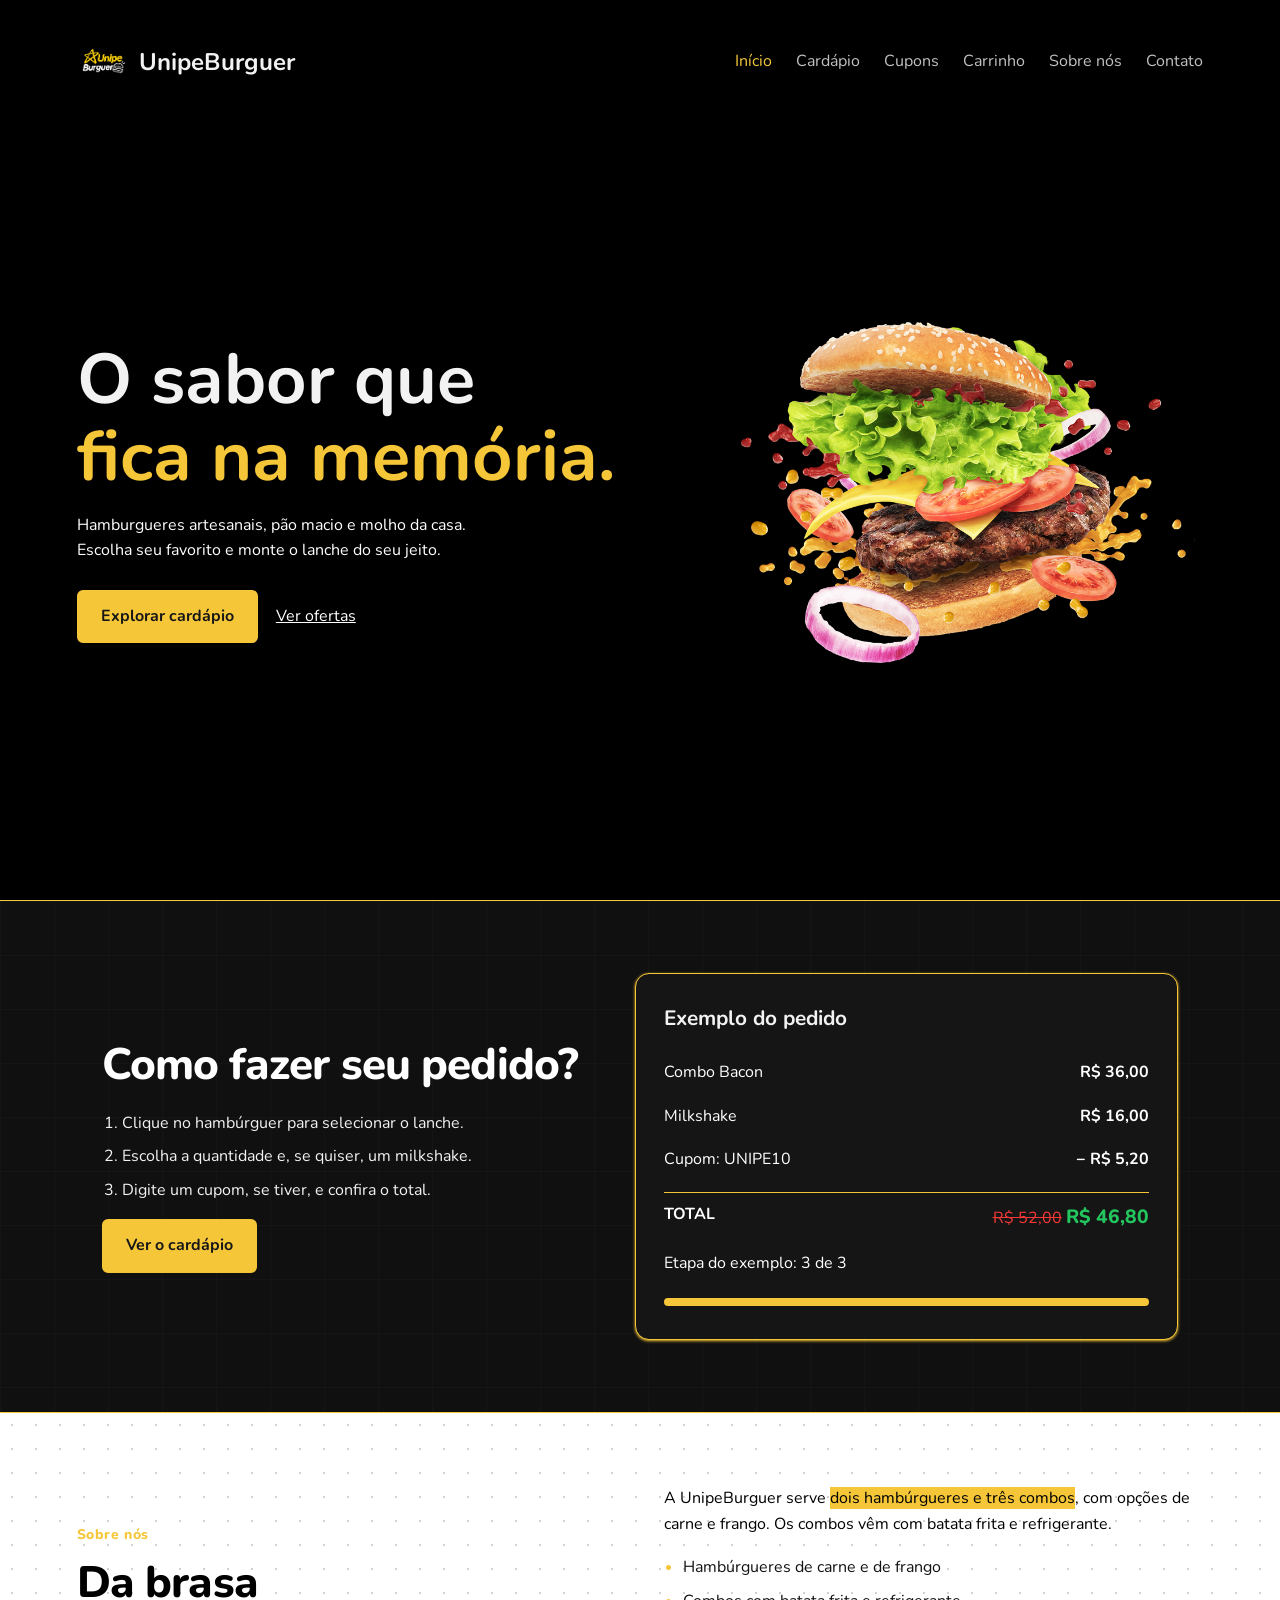
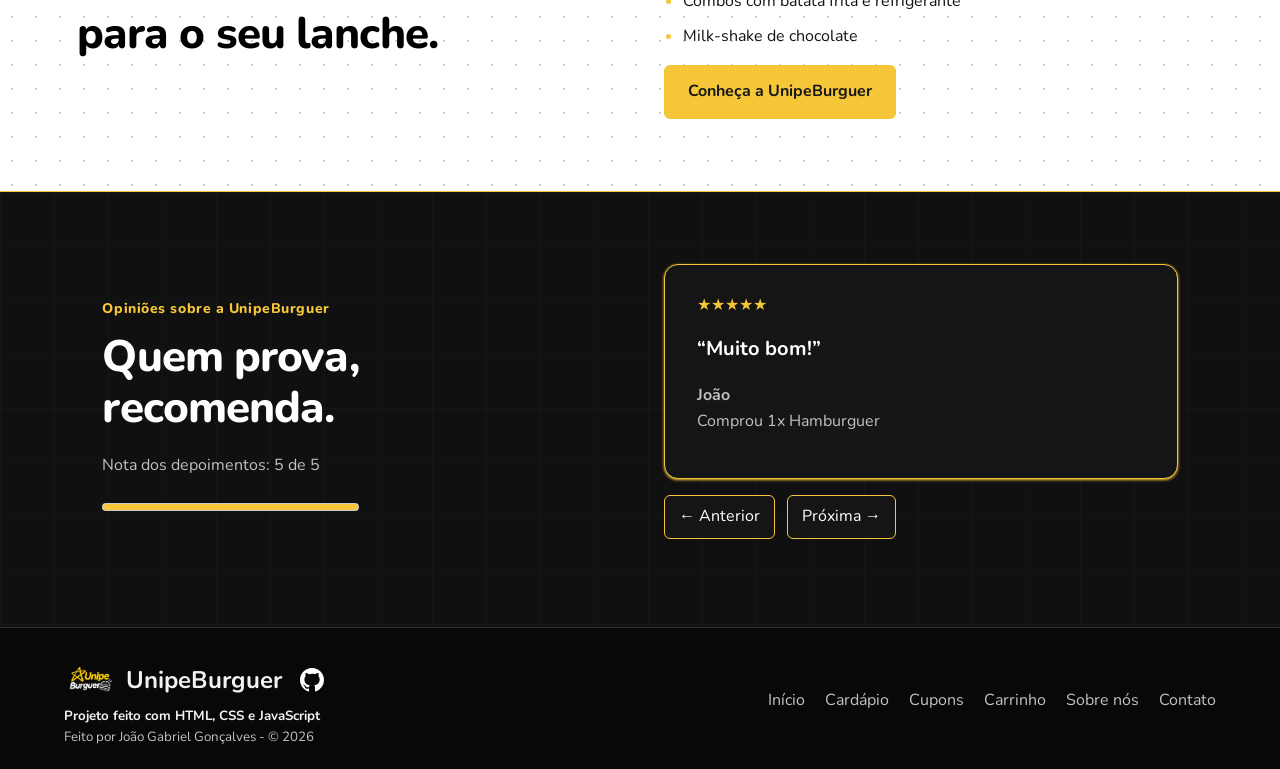
<file: index.html>
<!DOCTYPE html>
<html lang="pt-BR">
    <head>
        <meta charset="UTF-8">
        <meta name="viewport" content="width=device-width, initial-scale=1.0">
        <meta name="author" content="João Gabriel">
        <title>Início</title>
        <link rel="stylesheet" href="css/comum.css">
        <link rel="stylesheet" href="css/inicio.css">
        <link rel="icon" type="image/x-icon" href="img/icone.png">
    </head>

    <body class="header-total">
        <video class="video-fundo" src="video/preparo.mp4" autoplay muted loop playsinline aria-hidden="true"></video>

        <header class="header">
            <a class="logo" href="/">
                <img src="img/logo.png" alt="UnipeBurguer" width="52" height="52">
                UnipeBurguer
            </a>
            <nav class="Menu">
                <a href="/" class="atual">Início</a>
                <a href="/cardapio/">Cardápio</a>
                <a href="/cupons/">Cupons</a>
                <a href="/carrinho/">Carrinho</a>
                <a href="/sobrenos/">Sobre nós</a>
                <a href="/contato/">Contato</a>
            </nav>
        </header>

        <main class="pagina-inicial">
            <section class="destaque">
                <header class="titulo">
                    <h1>O sabor que<br><strong>fica na memória.</strong></h1>
                    <p>Hamburgueres artesanais, pão macio e molho da casa. Escolha seu favorito e monte o lanche do seu jeito.</p>
                    <div class="acoes-destaque">
                        <a class="botao" href="/cardapio/">Explorar cardápio</a>
                        <a class="cupom" href="/cupons/">Ver ofertas</a>
                    </div>
                </header>

                <figure class="hamburguer-destaque">
                        <img src="img/hamburguer_inicial.png" alt="Hambúrguer-inicial">
                </figure>
            </section>

            <section class="como-pedir" id="como-pedir">
                <header>
                    <h2 class="titulo-pedido" id="titulo-pedido">Como fazer seu pedido?</h2>
                    <ol>
                        <li>Clique no hambúrguer para selecionar o lanche.</li>
                        <li>Escolha a quantidade e, se quiser, um milkshake.</li>
                        <li>Digite um cupom, se tiver, e confira o total.</li>
                    </ol>
                    <a class="botao" href="/cardapio/">Ver o cardápio</a>
                </header>

                <article class="previa-pedido">
                    <h3>Exemplo do pedido</h3>
                    <p>Combo Bacon <strong>R$ 36,00</strong></p>
                    <p>Milkshake <strong>R$ 16,00</strong></p>
                    <p>Cupom: UNIPE10 <strong>− R$ 5,20</strong></p>
                    <p class="valor-previa">TOTAL <strong><del>R$ 52,00</del> <ins>R$ 46,80</ins></strong></p>
                    <p>Etapa do exemplo: 3 de 3</p>
                    <progress value="3" max="3">3 de 3</progress>
                </article>

            </section>

            <section class="sobre-nos">
                <header>
                    <p class="sobre">Sobre nós</p>
                    <h2>Da brasa<br>para o seu lanche.</h2>
                </header>

                <article>
                    <p>A UnipeBurguer serve <mark>dois hambúrgueres e três combos</mark>, com opções de carne e frango. Os combos vêm com batata frita e refrigerante.</p>
                    <ul>
                        <li>Hambúrgueres de carne e de frango</li>
                        <li>Combos com batata frita e refrigerante</li>
                        <li>Milk-shake de chocolate</li>
                    </ul>
                    
                    <a class="botao" href="/sobrenos/">Conheça a UnipeBurguer</a>
                </article>
            </section>

            <section class="avaliacoes">
                <div class="titulo-avaliacoes">
                    <p class="opiniao">Opiniões sobre a UnipeBurguer</p>
                    <h2>Quem prova,<br><strong>recomenda.</strong></h2>
                    <p>Nota dos depoimentos: 5 de 5</p>
                    <meter min="0" max="5" value="5">5 de 5</meter>
                </div>
                <section class="depoimentos">
                    <article class="avaliacao">
                        <p class="estrelas" aria-label="5 de 5 estrelas">★★★★★</p>
                        <blockquote>“Muito bom!”</blockquote>
                        <p><strong>João</strong><br>Comprou 1x Hamburguer</p>
                    </article>
                    <article class="avaliacao">
                        <p class="estrelas" aria-label="5 de 5 estrelas">★★★★★</p>
                        <blockquote>“10000000/10”</blockquote>
                        <p><strong>Eryck</strong><br>Comprou 1x Combo</p>
                    </article>
                    <article class="avaliacao">
                        <p class="estrelas" aria-label="5 de 5 estrelas">★★★★★</p>
                        <blockquote>“O melhor que ta tendo”</blockquote>
                        <p><strong>Israel</strong><br>Comprou 1x Milkshake</p>
                    </article>
                    <p class="setas">
                        <button id="avaliacao-anterior" type="button">← Anterior</button>
                        <button id="proxima-avaliacao" type="button">Próxima →</button>
                    </p>
                </section>
            </section>
        </main>

        <footer class="rodape">
            <div class="marca-rodape">
                <div class="marca-rodape-topo">
                    <a class="logo" href="/">
                        <img src="img/logo.png" alt="" width="52" height="52">
                        UnipeBurguer
                    </a>
                    <a class="link-github" href="https://github.com/Kamazn">
                        <img src="img/github.svg" alt="Perfil de Kamazn no GitHub" width="24" height="24">
                    </a>
                </div>
                <small>
                    <strong>Projeto feito com HTML, CSS e JavaScript</strong><br>
                    Feito por João Gabriel Gonçalves - © 2026
                </small>
            </div>
            <nav class="mapa-site" aria-label="Todas as páginas">
                <a href="/">Início</a>
                <a href="/cardapio/">Cardápio</a>
                <a href="/cupons/">Cupons</a>
                <a href="/carrinho/">Carrinho</a>
                <a href="/sobrenos/">Sobre nós</a>
                <a href="/contato/">Contato</a>
            </nav>
        </footer>

        <script src="js/avaliacoes.js"></script>
    </body>
</html>
</file>
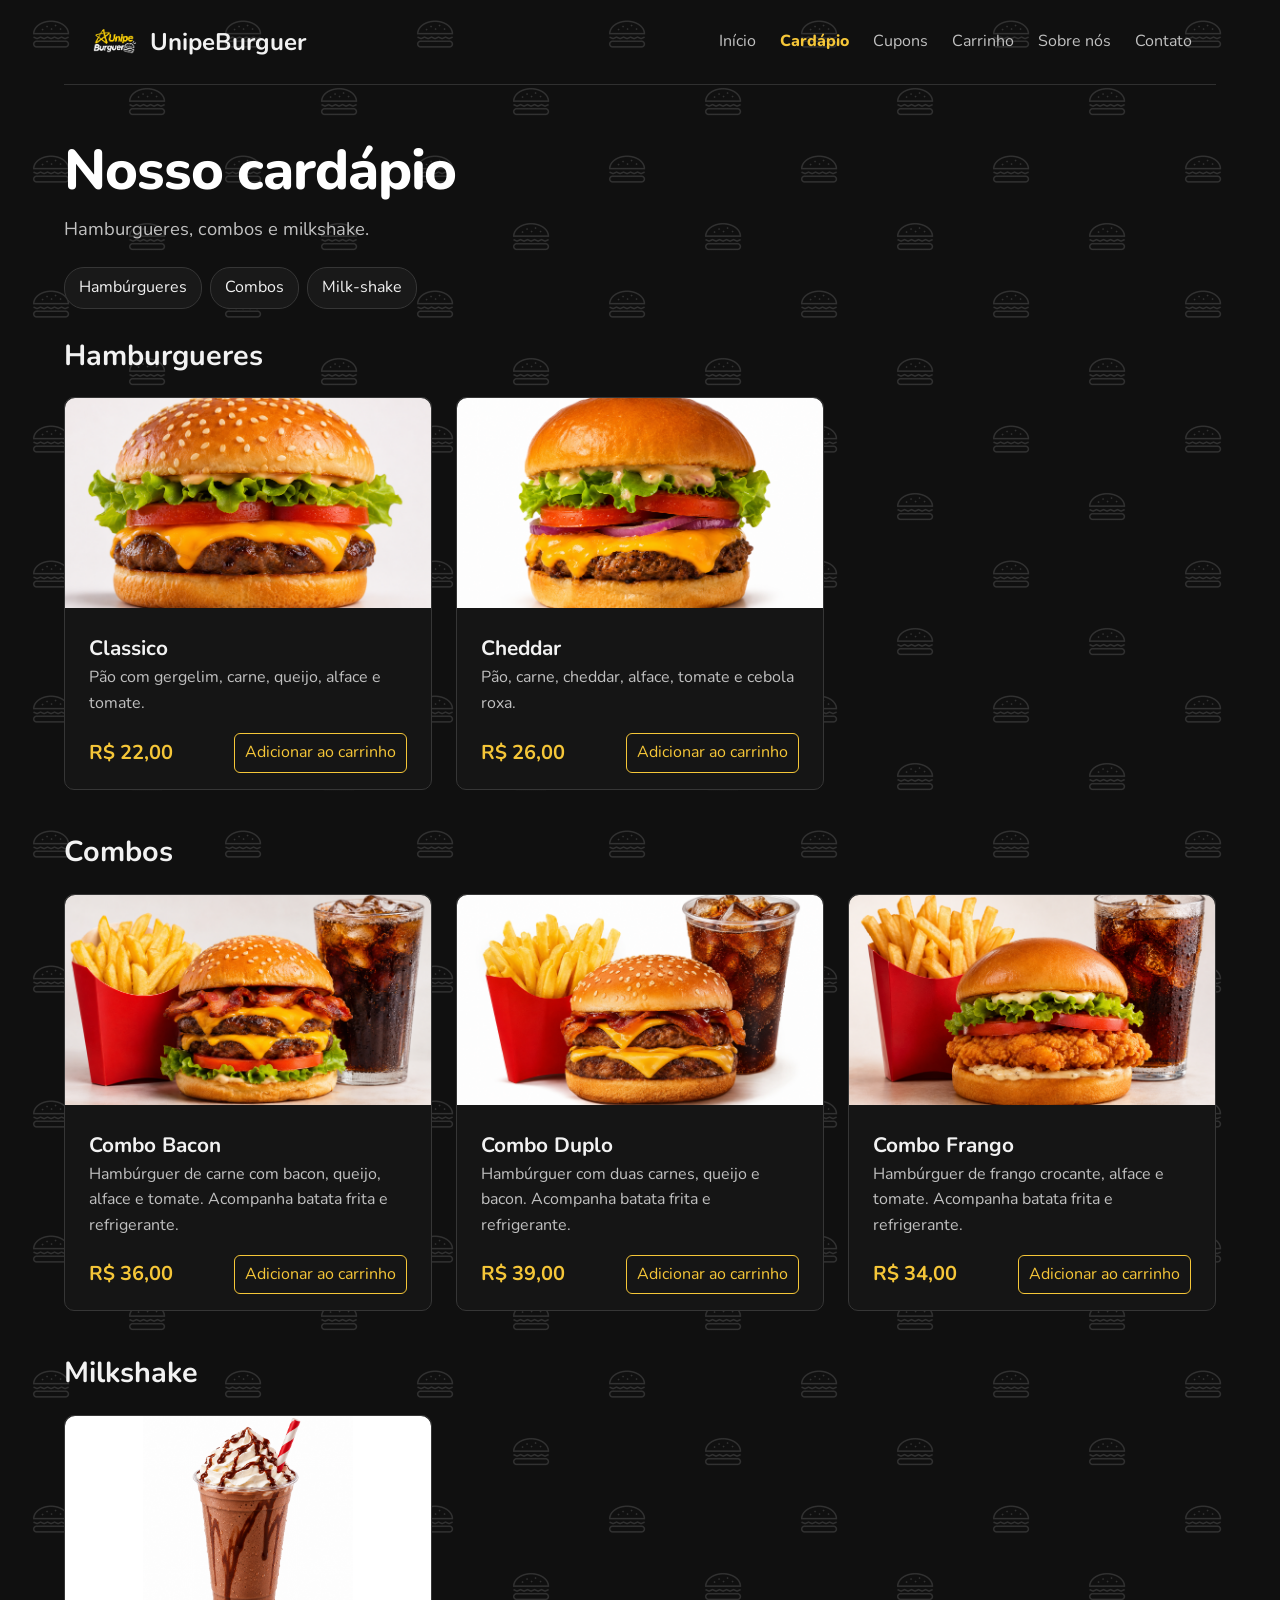
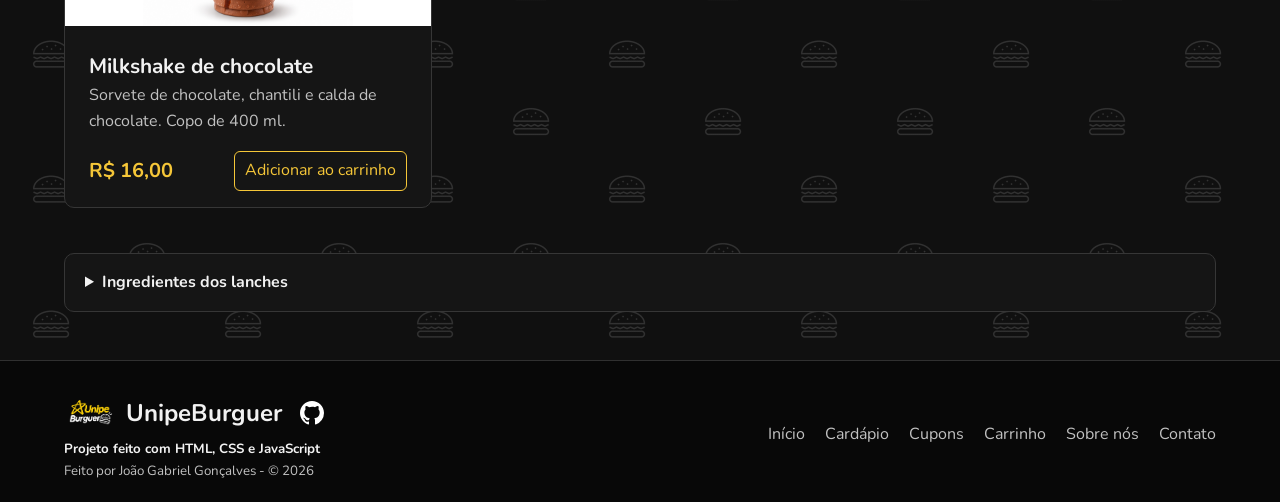
<file: cardapio/index.html>
<!DOCTYPE html>
<html lang="pt-BR">
    <head>
        <meta charset="UTF-8">
        <meta name="viewport" content="width=device-width, initial-scale=1.0">
        <meta name="author" content="João Gabriel">
        <title>Cardapio</title>
        <link rel="stylesheet" href="../css/comum.css">
        <link rel="stylesheet" href="../css/cardapio.css">
        <link rel="icon" href="../img/icone.png">
    </head>

    <body>
        <header class="header">
            <a class="logo" href="/">
                <img src="../img/logo.png" alt="UnipeBurguer" width="52" height="52">
                UnipeBurguer
            </a>
            <nav class="Menu">
                <a href="/">Início</a>
                <a href="/cardapio/" class="atual">Cardápio</a>
                <a href="/cupons/">Cupons</a>
                <a href="/carrinho/">Carrinho</a>
                <a href="/sobrenos/">Sobre nós</a>
                <a href="/contato/">Contato</a>
            </nav>
        </header>

        <main>
            <section class="titulo-pagina">
                <h1>Nosso cardápio</h1>
                <p>Hamburgueres, combos e milkshake.</p>
                <nav class="categorias" aria-label="Categorias do cardápio">
                    <a href="#hamburgueres">Hambúrgueres</a>
                    <a href="#combos">Combos</a>
                    <a href="#milkshake">Milk-shake</a>
                </nav>
            </section>
            <section class="secao-cardapio" id="hamburgueres">
                <h2>Hamburgueres</h2>
                <article class="produto">
                    <figure class="foto-produto">
                        <img src="../img/hamburguer1.png" alt="Classico">
                    </figure>
                    <h3>Classico</h3>
                    <p>Pão com gergelim, carne, queijo, alface e tomate.</p>
                    <p class="produto-preco">
                        <strong>R$ 22,00</strong>
                        <button class="adicionar-produto" type="button" data-codigo="hamburguer-22" data-preco="22">Adicionar ao carrinho</button>
                    </p>
                    <small role="status"></small>
                </article>
                <article class="produto">
                    <figure class="foto-produto">
                        <img src="../img/hamburguer2.png" alt="Cheddar">
                    </figure>
                    <h3>Cheddar</h3>
                    <p>Pão, carne, cheddar, alface, tomate e cebola roxa.</p>
                    <p class="produto-preco">
                        <strong>R$ 26,00</strong>
                        <button class="adicionar-produto" type="button" data-codigo="hamburguer-26" data-preco="26">Adicionar ao carrinho</button>
                    </p>
                    <small role="status"></small>
                </article>
            </section>

            <section class="secao-cardapio" id="combos">
                <h2>Combos</h2>
                <article class="produto">
                    <figure class="foto-produto">
                        <img src="../img/combo1.png" alt="Combo Bacon">
                    </figure>
                    <h3>Combo Bacon</h3>
                    <p>Hambúrguer de carne com bacon, queijo, alface e tomate. Acompanha batata frita e refrigerante.</p>
                    <p class="produto-preco">
                        <strong>R$ 36,00</strong>
                        <button class="adicionar-produto" type="button" data-codigo="hamburguer-36" data-preco="36">Adicionar ao carrinho</button>
                    </p>
                    <small role="status"></small>
                </article>
                <article class="produto">
                    <figure class="foto-produto">
                        <img src="../img/combo2.png" alt="Combo Duplo">
                    </figure>
                    <h3>Combo Duplo</h3>
                    <p>Hambúrguer com duas carnes, queijo e bacon. Acompanha batata frita e refrigerante.</p>
                    <p class="produto-preco">
                        <strong>R$ 39,00</strong>
                        <button class="adicionar-produto" type="button" data-codigo="hamburguer-39" data-preco="39">Adicionar ao carrinho</button>
                    </p>
                    <small role="status"></small>
                </article>
                <article class="produto">
                    <figure class="foto-produto">
                        <img src="../img/combo3.png" alt="Combo Frango">
                    </figure>
                    <h3>Combo Frango</h3>
                    <p>Hambúrguer de frango crocante, alface e tomate. Acompanha batata frita e refrigerante.</p>
                    <p class="produto-preco">
                        <strong>R$ 34,00</strong>
                        <button class="adicionar-produto" type="button" data-codigo="hamburguer-34" data-preco="34">Adicionar ao carrinho</button>
                    </p>
                    <small role="status"></small>
                </article>
            </section>

            <section class="secao-cardapio" id="milkshake">
                <h2>Milkshake</h2>
                <article class="produto">
                    <figure class="foto-produto">
                        <img src="../img/milkshake.png" alt="Milkshake">
                    </figure>
                    <h3>Milkshake de chocolate</h3>
                    <p>Sorvete de chocolate, chantili e calda de chocolate. Copo de 400 ml.</p>
                    <p class="produto-preco">
                        <strong>R$ 16,00</strong>
                        <button class="adicionar-produto" type="button" data-codigo="milkshake-16" data-preco="16">Adicionar ao carrinho</button>
                    </p>
                    <small role="status"></small>
                </article>
            </section>

            <details class="ingredientes">
                <summary>Ingredientes dos lanches</summary>
                <div class="tabela-rolagem" tabindex="0" role="region" aria-label="Tabela de ingredientes">
                    <table>
                        <caption>Hamburgueres e combos</caption>
                        <thead>
                            <tr>
                                <th scope="col">Lanche</th>
                                <th scope="col">Recheio</th>
                                <th scope="col">Complementos</th>
                            </tr>
                        </thead>
                        <tbody>
                            <tr>
                                <td>Clássico</td>
                                <td>Carne e queijo</td>
                                <td>Alface e tomate</td>
                            </tr>
                            <tr>
                                <td>Cheddar</td>
                                <td>Carne e cheddar</td>
                                <td>Alface, tomate e cebola roxa</td>
                            </tr>
                            <tr>
                                <td>Combo Bacon</td>
                                <td>Carne, bacon, queijo, alface e tomate</td>
                                <td>Batata frita e refrigerante</td>
                            </tr>
                            <tr>
                                <td>Combo Duplo</td>
                                <td>Duas carnes, queijo e bacon</td>
                                <td>Batata frita e refrigerante</td>
                            </tr>
                            <tr>
                                <td>Combo Frango</td>
                                <td>Frango crocante, alface e tomate</td>
                                <td>Batata frita e refrigerante</td>
                            </tr>
                            <tr>
                                <td>Milkshake de chocolate</td>
                                <td>Sorvete de chocolate</td>
                                <td>Chantili e calda</td>
                            </tr>
                        </tbody>
                    </table>
                </div>
            </details>
        </main>
        <footer class="rodape">
            <div class="marca-rodape">
                <div class="marca-rodape-topo">
                    <a class="logo" href="/">
                        <img src="../img/logo.png" alt="" width="52" height="52">
                        UnipeBurguer
                    </a>
                    <a class="link-github" href="https://github.com/Kamazn">
                        <img src="../img/github.svg" alt="Perfil de Kamazn no GitHub" width="24" height="24">
                    </a>
                </div>
                <small>
                    <strong>Projeto feito com HTML, CSS e JavaScript</strong><br>
                    Feito por João Gabriel Gonçalves - © 2026
                </small>
            </div>
            <nav class="mapa-site" aria-label="Todas as páginas">
                <a href="/">Início</a>
                <a href="/cardapio/">Cardápio</a>
                <a href="/cupons/">Cupons</a>
                <a href="/carrinho/">Carrinho</a>
                <a href="/sobrenos/">Sobre nós</a>
                <a href="/contato/">Contato</a>
            </nav>
        </footer>
        <script src="../js/pedido.js"></script>
    </body>
</html>
</file>
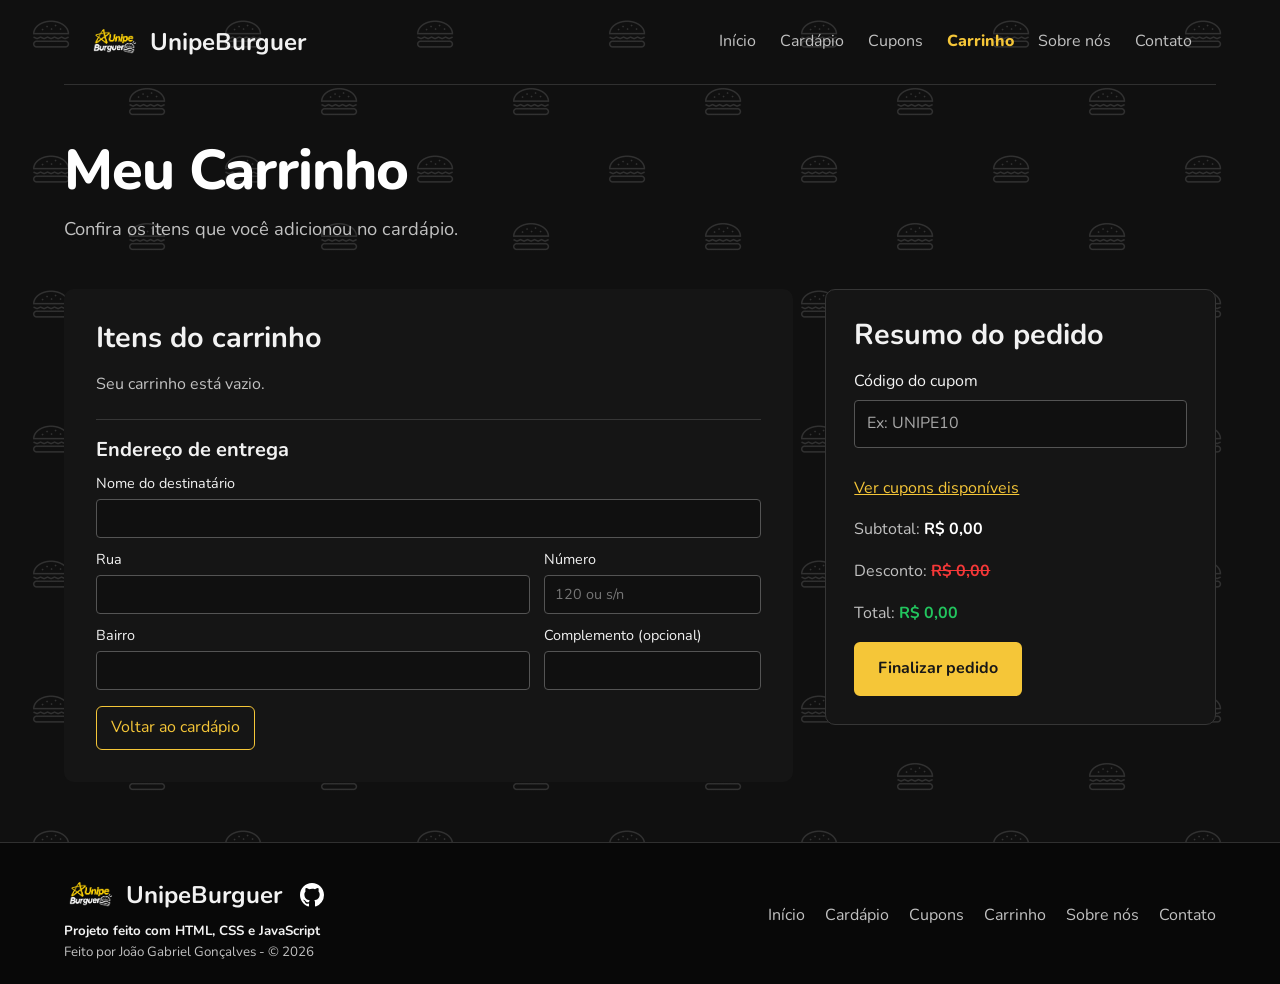
<file: carrinho/index.html>
<!DOCTYPE html>
<html lang="pt-BR">
    <head>
        <meta charset="UTF-8">
        <meta name="viewport" content="width=device-width, initial-scale=1.0">
        <meta name="author" content="João Gabriel">
        <title>Carrinho</title>
        <link rel="stylesheet" href="../css/comum.css">
        <link rel="stylesheet" href="../css/pedido.css">
        <link rel="icon" href="../img/icone.png">
    </head>

    <body>
        <header class="header">
            <a class="logo" href="/">
                <img src="../img/logo.png" alt="UnipeBurguer" width="52" height="52">
                UnipeBurguer
            </a>
            <nav class="Menu">
                <a href="/">Início</a>
                <a href="/cardapio/">Cardápio</a>
                <a href="/cupons/">Cupons</a>
                <a href="/carrinho/" class="atual">Carrinho</a>
                <a href="/sobrenos/">Sobre nós</a>
                <a href="/contato/">Contato</a>
            </nav>
        </header>

        <main>
            <section class="titulo-pagina">
                <h1>Meu Carrinho</h1>
                <p>Confira os itens que você adicionou no cardápio.</p>
            </section>
            <div class="area-pedido">
                <section class="formulario">
                    <h2>Itens do carrinho</h2>
                    <p id="carrinho-vazio">Seu carrinho está vazio.</p>
                    <ul id="itens-carrinho"></ul>
                    <template id="modelo-produto">
                        <li class="item-carrinho">
                            <img class="foto-carrinho" alt="">
                            <div class="dados-carrinho">
                                <h3></h3>
                                <p></p>
                                <div class="controles-carrinho">
                                    <button type="button" data-acao="diminuir" aria-label="Diminuir">−</button>
                                    <span></span>
                                    <button type="button" data-acao="aumentar" aria-label="Aumentar">+</button>
                                    <button type="button" data-acao="remover" aria-label="Remover">Remover</button>
                                </div>
                            </div>
                        </li>
                    </template>
                    <form id="formulario-entrega" class="formulario-entrega">
                        <h2>Endereço de entrega</h2>
                        <label class="campo-largo" for="nome-entrega">
                            Nome do destinatário
                            <input type="text" id="nome-entrega" autocomplete="name" required>
                        </label>
                        <label for="rua">
                            Rua
                            <input type="text" id="rua" autocomplete="address-line1" required>
                        </label>
                        <label for="numero">
                            Número
                            <input type="text" id="numero" placeholder="120 ou s/n" required>
                        </label>
                        <label for="bairro">
                            Bairro
                            <input type="text" id="bairro" required>
                        </label>
                        <label for="complemento">
                            Complemento (opcional)
                            <input type="text" id="complemento" autocomplete="address-line2">
                        </label>
                    </form>
                    <a class="voltar-cardapio" href="/cardapio/">Voltar ao cardápio</a>
                </section>
                <section class="resumo">
                    <h2>Resumo do pedido</h2>
                    <label for="cupom">Código do cupom</label>
                    <input type="text" id="cupom" placeholder="Ex: UNIPE10">
                    <p id="mensagem-pedido" role="status"></p>
                    <p><a href="/cupons/">Ver cupons disponíveis</a></p>
                    <p>Subtotal: <strong id="subtotal">R$ 0,00</strong></p>
                    <p>Desconto: <strong id="desconto">R$ 0,00</strong></p>
                    <p>Total: <strong id="total">R$ 0,00</strong></p>
                    <button class="botao" type="submit" form="formulario-entrega" id="finalizar-pedido" disabled>Finalizar pedido</button>
                </section>
            </div>
        </main>
        <footer class="rodape">
            <div class="marca-rodape">
                <div class="marca-rodape-topo">
                    <a class="logo" href="/">
                        <img src="../img/logo.png" alt="" width="52" height="52">
                        UnipeBurguer
                    </a>
                    <a class="link-github" href="https://github.com/Kamazn">
                        <img src="../img/github.svg" alt="Perfil de Kamazn no GitHub" width="24" height="24">
                    </a>
                </div>
                <small>
                    <strong>Projeto feito com HTML, CSS e JavaScript</strong><br>
                    Feito por João Gabriel Gonçalves - © 2026
                </small>
            </div>
            <nav class="mapa-site" aria-label="Todas as páginas">
                <a href="/">Início</a>
                <a href="/cardapio/">Cardápio</a>
                <a href="/cupons/">Cupons</a>
                <a href="/carrinho/">Carrinho</a>
                <a href="/sobrenos/">Sobre nós</a>
                <a href="/contato/">Contato</a>
            </nav>
        </footer>
        <dialog class="janela-confirmacao" id="pedido-concluido">
            <h2>Pedido concluído</h2>
            <p id="resumo-confirmacao"></p>
            <a class="botao" href="/">Continuar</a>
        </dialog>

        <script src="../js/pedido.js"></script>
    </body>
</html>
</file>
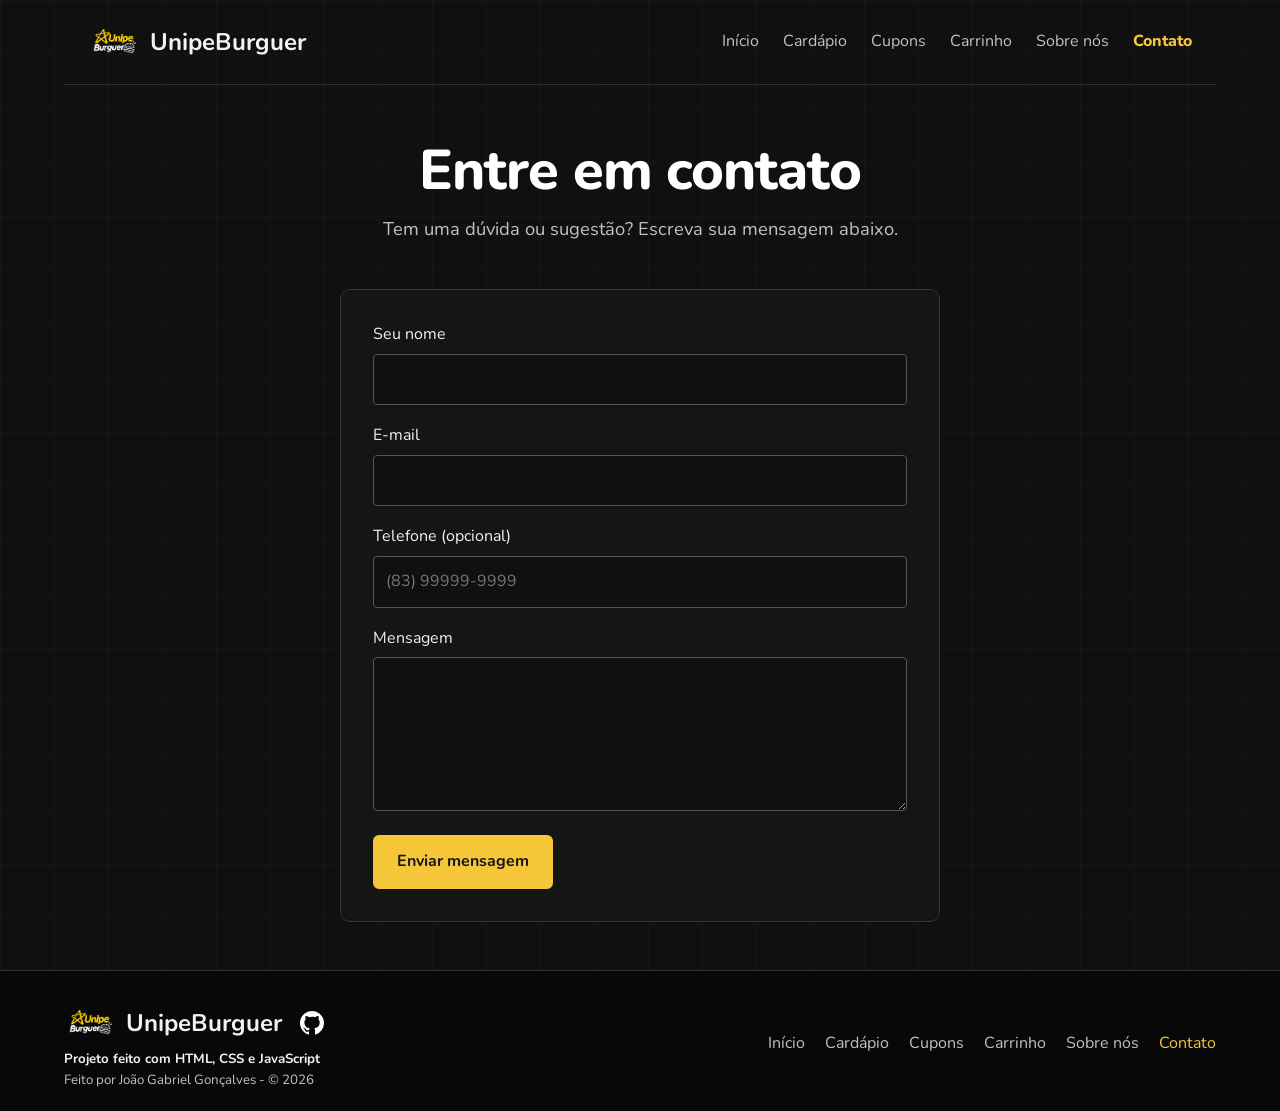
<file: contato/index.html>
<!DOCTYPE html>
<html lang="pt-BR">
    <head>
        <meta charset="UTF-8">
        <meta name="viewport" content="width=device-width, initial-scale=1.0">
        <meta name="author" content="João Gabriel">
        <title>Contato</title>
        <link rel="stylesheet" href="../css/comum.css">
        <link rel="stylesheet" href="../css/pedido.css">
        <link rel="icon" href="../img/icone.png">
    </head>

    <body class="pagina-contato">
        <header class="header">
            <a class="logo" href="/">
                <img src="../img/logo.png" alt="UnipeBurguer" width="52" height="52">
                UnipeBurguer
            </a>
            <nav class="Menu">
                <a href="/">Início</a>
                <a href="/cardapio/">Cardápio</a>
                <a href="/cupons/">Cupons</a>
                <a href="/carrinho/">Carrinho</a>
                <a href="/sobrenos/">Sobre nós</a>
                <a href="/contato/" class="atual">Contato</a>
            </nav>
        </header>

        <main>
            <section class="titulo-pagina titulo-contato">
                <h1>Entre em contato</h1>
                <p>Tem uma dúvida ou sugestão? Escreva sua mensagem abaixo.</p>
            </section>
            <form class="formulario area-contato" id="formulario-contato">
                <label for="nome">Seu nome</label>
                <input type="text" id="nome" name="nome" required>
                <label for="email">E-mail</label>
                <input type="email" id="email" name="email" required>
                <label for="telefone">Telefone (opcional)</label>
                <input type="tel" id="telefone" name="telefone" autocomplete="tel" placeholder="(83) 99999-9999">
                <label for="mensagem">Mensagem</label>
                <textarea id="mensagem" name="mensagem" rows="5" required></textarea>
                <button class="botao" type="submit">Enviar mensagem</button>
            </form>
        </main>
        <footer class="rodape">
            <div class="marca-rodape">
                <div class="marca-rodape-topo">
                    <a class="logo" href="/">
                        <img src="../img/logo.png" alt="" width="52" height="52">
                        UnipeBurguer
                    </a>
                    <a class="link-github" href="https://github.com/Kamazn">
                        <img src="../img/github.svg" alt="Perfil de Kamazn no GitHub" width="24" height="24">
                    </a>
                </div>
                <small>
                    <strong>Projeto feito com HTML, CSS e JavaScript</strong><br>
                    Feito por João Gabriel Gonçalves - © 2026
                </small>
            </div>
            <nav class="mapa-site" aria-label="Todas as páginas">
                <a href="/">Início</a>
                <a href="/cardapio/">Cardápio</a>
                <a href="/cupons/">Cupons</a>
                <a href="/carrinho/">Carrinho</a>
                <a href="/sobrenos/">Sobre nós</a>
                <a href="/contato/" class="atual">Contato</a>
            </nav>
        </footer>
        <dialog class="janela-confirmacao" id="mensagem-enviada">
            <h2>Mensagem enviada</h2>
            <p>Obrigado pelo contato!</p>
            <a class="botao" href="/">Continuar</a>
        </dialog>

        <script src="../js/contato.js"></script>
    </body>
</html>
</file>
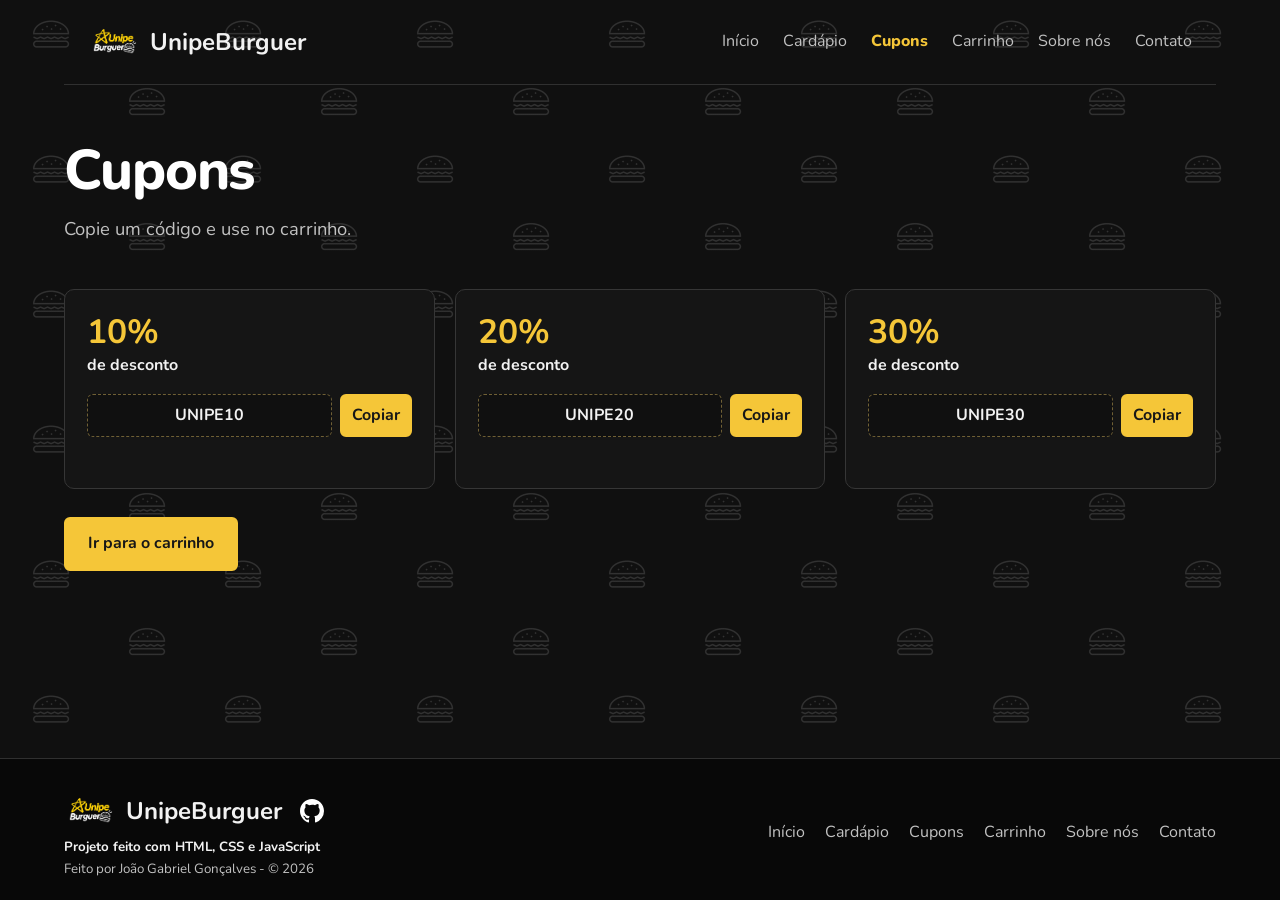
<file: cupons/index.html>
<!DOCTYPE html>
<html lang="pt-BR">
    <head>
        <meta charset="UTF-8">
        <meta name="viewport" content="width=device-width, initial-scale=1.0">
        <meta name="author" content="João Gabriel">
        <title>Cupons</title>
        <link rel="stylesheet" href="../css/comum.css">
        <link rel="stylesheet" href="../css/cupons.css">
        <link rel="icon" href="../img/icone.png">
    </head>

    <body class="pagina-cupons">
        <header class="header">
            <a class="logo" href="/">
                <img src="../img/logo.png" alt="UnipeBurguer" width="52" height="52">
                UnipeBurguer
            </a>
            <nav class="Menu">
                <a href="/">Início</a>
                <a href="/cardapio/">Cardápio</a>
                <a href="/cupons/" class="atual">Cupons</a>
                <a href="/carrinho/">Carrinho</a>
                <a href="/sobrenos/">Sobre nós</a>
                <a href="/contato/">Contato</a>
            </nav>
        </header>

        <main>
            <section class="titulo-pagina">
                <h1>Cupons</h1>
                <p>Copie um código e use no carrinho.</p>
            </section>

            <section class="lista-cupons">
                <article class="cupom">
                    <h2><strong class="percentual">10%</strong> de desconto</h2>
                    <div class="codigo-cupom">
                        <input type="text" value="UNIPE10" aria-label="Código do cupom de 10%" readonly>
                        <button class="botao copiar-cupom" type="button">Copiar</button>
                    </div>
                    <p class="retorno-cupom" role="status"></p>
                </article>
                <article class="cupom">
                    <h2><strong class="percentual">20%</strong> de desconto</h2>
                    <div class="codigo-cupom">
                        <input type="text" value="UNIPE20" aria-label="Código do cupom de 20%" readonly>
                        <button class="botao copiar-cupom" type="button">Copiar</button>
                    </div>
                    <p class="retorno-cupom" role="status"></p>
                </article>
                <article class="cupom">
                    <h2><strong class="percentual">30%</strong> de desconto</h2>
                    <div class="codigo-cupom">
                        <input type="text" value="UNIPE30" aria-label="Código do cupom de 30%" readonly>
                        <button class="botao copiar-cupom" type="button">Copiar</button>
                    </div>
                    <p class="retorno-cupom" role="status"></p>
                </article>
            </section>

            <p><a class="botao" href="/carrinho/">Ir para o carrinho</a></p>
        </main>
        <footer class="rodape">
            <div class="marca-rodape">
                <div class="marca-rodape-topo">
                    <a class="logo" href="/">
                        <img src="../img/logo.png" alt="" width="52" height="52">
                        UnipeBurguer
                    </a>
                    <a class="link-github" href="https://github.com/Kamazn">
                        <img src="../img/github.svg" alt="Perfil de Kamazn no GitHub" width="24" height="24">
                    </a>
                </div>
                <small>
                    <strong>Projeto feito com HTML, CSS e JavaScript</strong><br>
                    Feito por João Gabriel Gonçalves - © 2026
                </small>
            </div>
            <nav class="mapa-site" aria-label="Todas as páginas">
                <a href="/">Início</a>
                <a href="/cardapio/">Cardápio</a>
                <a href="/cupons/">Cupons</a>
                <a href="/carrinho/">Carrinho</a>
                <a href="/sobrenos/">Sobre nós</a>
                <a href="/contato/">Contato</a>
            </nav>
        </footer>
        <script src="../js/cupons.js"></script>
    </body>
</html>
</file>
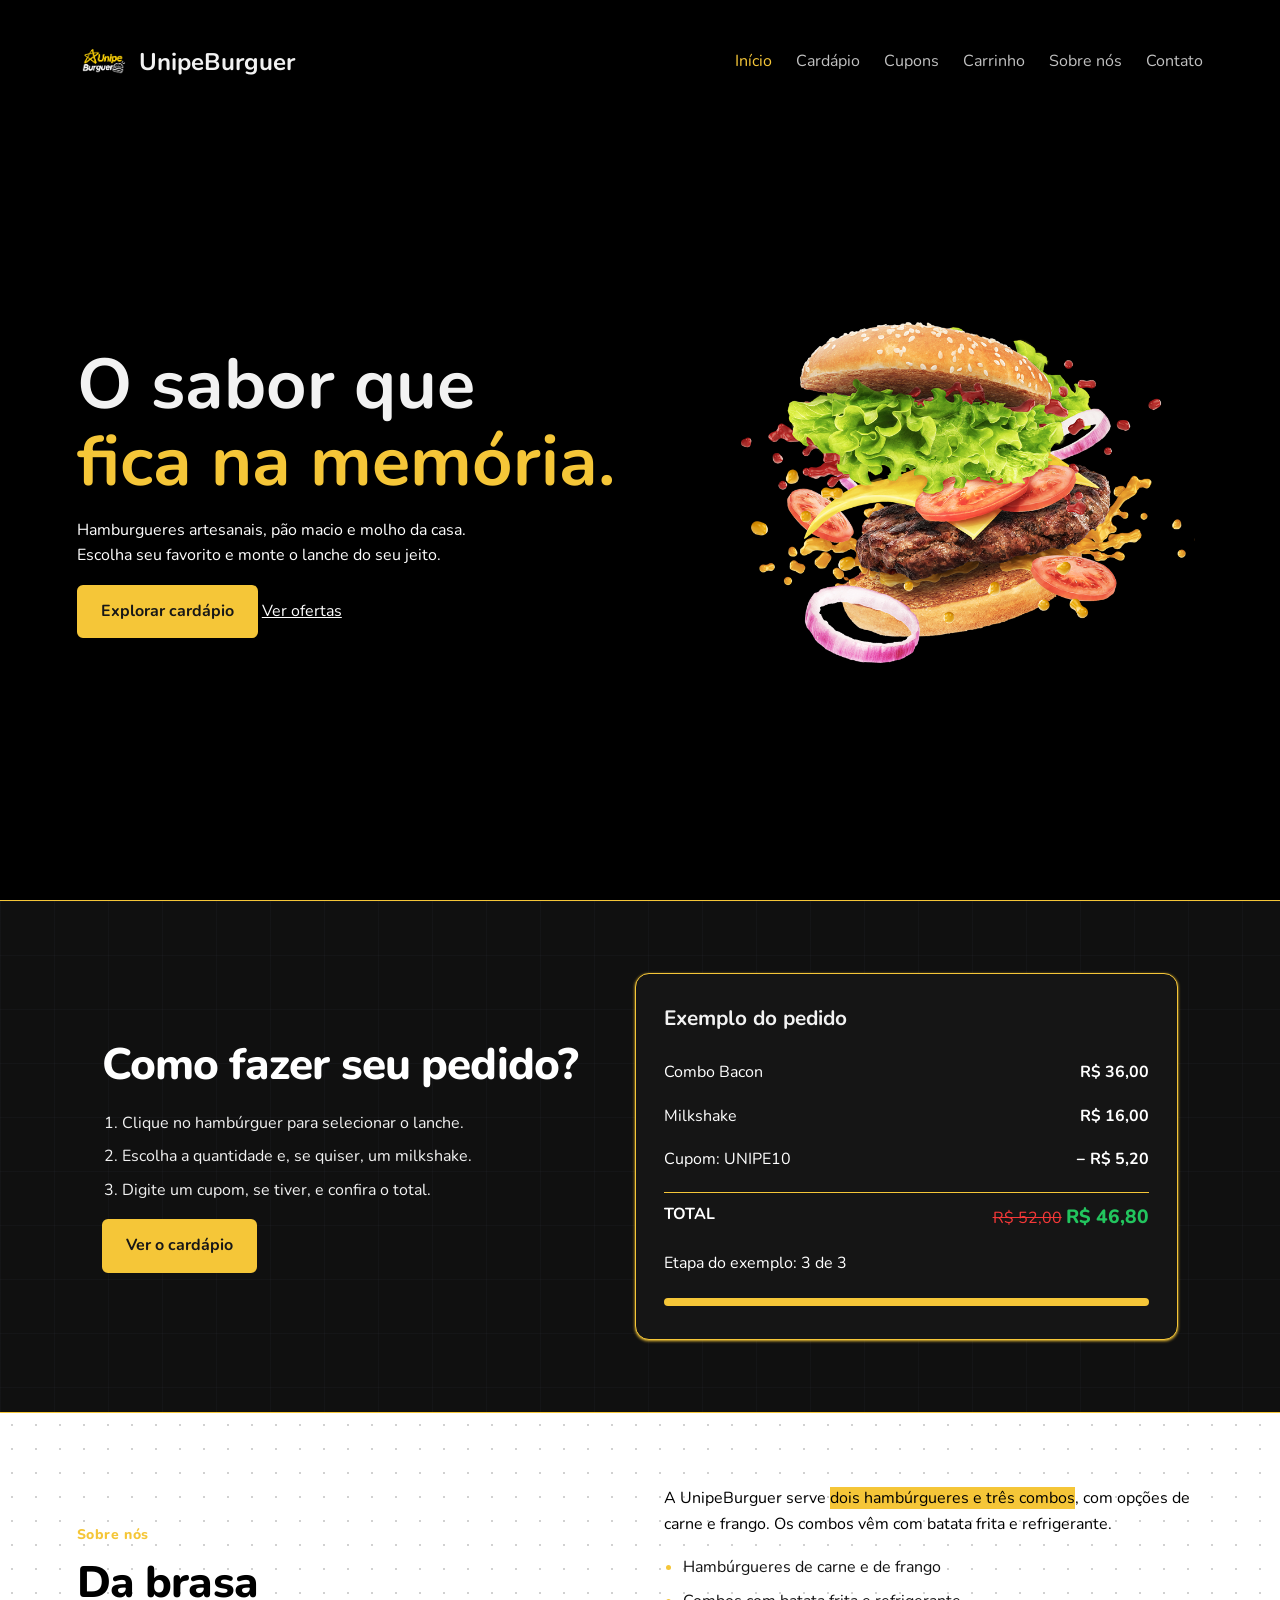
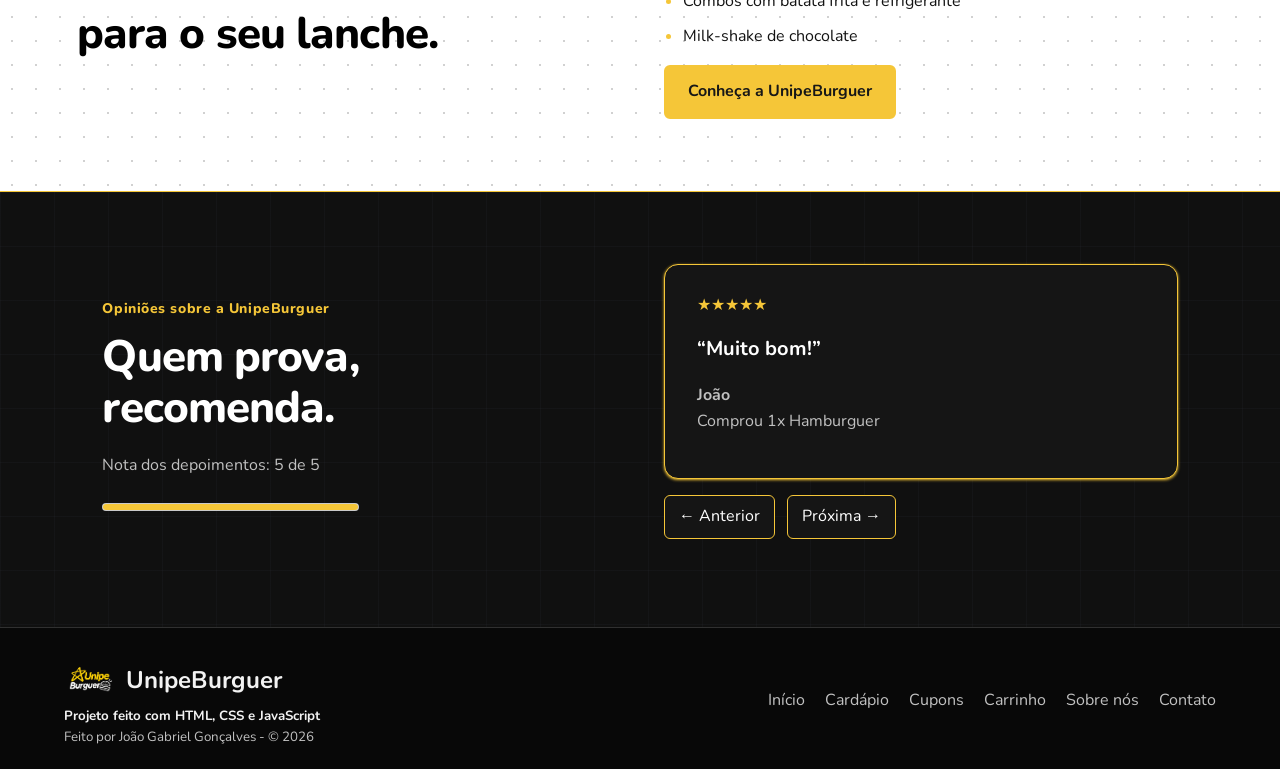
<file: html/index.html>
<!DOCTYPE html>
<html lang="pt-BR">
    <head>
        <meta charset="UTF-8">
        <meta name="viewport" content="width=device-width, initial-scale=1.0">
        <meta name="author" content="João Gabriel">
        <title>Início</title>
        <link rel="stylesheet" href="../css/comum.css">
        <link rel="stylesheet" href="../css/inicio.css">
        <link rel="icon" type="image/x-icon" href="../img/icone.png">
    </head>

    <body class="header-total">
        <header class="header">
            <a class="logo" href="index.html">
                <img src="../img/logo.png" alt="UnipeBurguer" width="52" height="52">
                UnipeBurguer
            </a>
            <nav class="Menu">
                <a href="index.html" class="atual">Início</a>
                <a href="cardapio.html">Cardápio</a>
                <a href="cupons.html">Cupons</a>
                <a href="carrinho.html">Carrinho</a>
                <a href="sobrenos.html">Sobre nós</a>
                <a href="contato.html">Contato</a>
            </nav>
        </header>

        <main class="pagina-inicial">
            <section class="destaque">
                <video class="video-fundo" src="../video/preparo.mp4" autoplay muted loop></video>

                <header class="titulo">
                    <h1>O sabor que<br><strong>fica na memória.</strong></h1>
                    <p>Hamburgueres artesanais, pão macio e molho da casa. Escolha seu favorito e monte o lanche do seu jeito.</p>
                    <a class="botao" href="cardapio.html">Explorar cardápio</a>
                    <a class="cupom" href="cupons.html">Ver ofertas</a>
                </header>

                <figure class="hamburguer-destaque">
                        <img src="../img/hamburguer_inicial.png" alt="Hambúrguer-inicial">
                </figure>
            </section>

            <section class="como-pedir" id="como-pedir">
                <header>
                    <h2 class="titulo-pedido" id="titulo-pedido">Como fazer seu pedido?</h2>
                    <ol>
                        <li>Clique no hambúrguer para selecionar o lanche.</li>
                        <li>Escolha a quantidade e, se quiser, um milkshake.</li>
                        <li>Digite um cupom, se tiver, e confira o total.</li>
                    </ol>
                    <a class="botao" href="cardapio.html">Ver o cardápio</a>
                </header>

                <article class="previa-pedido">
                    <h3>Exemplo do pedido</h3>
                    <p>Combo Bacon <strong>R$ 36,00</strong></p>
                    <p>Milkshake <strong>R$ 16,00</strong></p>
                    <p>Cupom: UNIPE10 <strong>− R$ 5,20</strong></p>
                    <p class="valor-previa">TOTAL <strong><del>R$ 52,00</del> <ins>R$ 46,80</ins></strong></p>
                    <p>Etapa do exemplo: 3 de 3</p>
                    <progress value="3" max="3">3 de 3</progress>
                </article>

            </section>

            <section class="sobre-nos">
                <header>
                    <p class="sobre">Sobre nós</p>
                    <h2>Da brasa<br>para o seu lanche.</h2>
                </header>

                <article>
                    <p>A UnipeBurguer serve <mark>dois hambúrgueres e três combos</mark>, com opções de carne e frango. Os combos vêm com batata frita e refrigerante.</p>
                    <ul>
                        <li>Hambúrgueres de carne e de frango</li>
                        <li>Combos com batata frita e refrigerante</li>
                        <li>Milk-shake de chocolate</li>
                    </ul>
                    
                    <a class="botao" href="sobrenos.html">Conheça a UnipeBurguer</a>
                </article>
            </section>

            <section class="avaliacoes">
                <div class="titulo-avaliacoes">
                    <p class="opiniao">Opiniões sobre a UnipeBurguer</p>
                    <h2>Quem prova,<br><strong>recomenda.</strong></h2>
                    <p>Nota dos depoimentos: 5 de 5</p>
                    <meter min="0" max="5" value="5">5 de 5</meter>
                </div>
                <section class="depoimentos">
                    <article class="avaliacao">
                        <p class="estrelas" aria-label="5 de 5 estrelas">★★★★★</p>
                        <blockquote>“Muito bom!”</blockquote>
                        <p><strong>João</strong><br>Comprou 1x Hamburguer</p>
                    </article>
                    <article class="avaliacao">
                        <p class="estrelas" aria-label="5 de 5 estrelas">★★★★★</p>
                        <blockquote>“10000000/10”</blockquote>
                        <p><strong>Eryck</strong><br>Comprou 1x Combo</p>
                    </article>
                    <article class="avaliacao">
                        <p class="estrelas" aria-label="5 de 5 estrelas">★★★★★</p>
                        <blockquote>“O melhor que ta tendo”</blockquote>
                        <p><strong>Israel</strong><br>Comprou 1x Milkshake</p>
                    </article>
                    <p class="setas">
                        <button id="avaliacao-anterior" type="button">← Anterior</button>
                        <button id="proxima-avaliacao" type="button">Próxima →</button>
                    </p>
                </section>
            </section>
        </main>

        <footer class="rodape">
            <div class="marca-rodape">
                <a class="logo" href="index.html">
                    <img src="../img/logo.png" alt="" width="52" height="52">
                    UnipeBurguer
                </a>
                <small>
                    <strong>Projeto feito com HTML, CSS e JavaScript</strong><br>
                    Feito por João Gabriel Gonçalves - © 2026
                </small>
            </div>
            <nav class="mapa-site" aria-label="Todas as páginas">
                <a href="index.html">Início</a>
                <a href="cardapio.html">Cardápio</a>
                <a href="cupons.html">Cupons</a>
                <a href="carrinho.html">Carrinho</a>
                <a href="sobrenos.html">Sobre nós</a>
                <a href="contato.html">Contato</a>
            </nav>
        </footer>

        <script src="../js/avaliacoes.js"></script>
    </body>
</html>
</file>
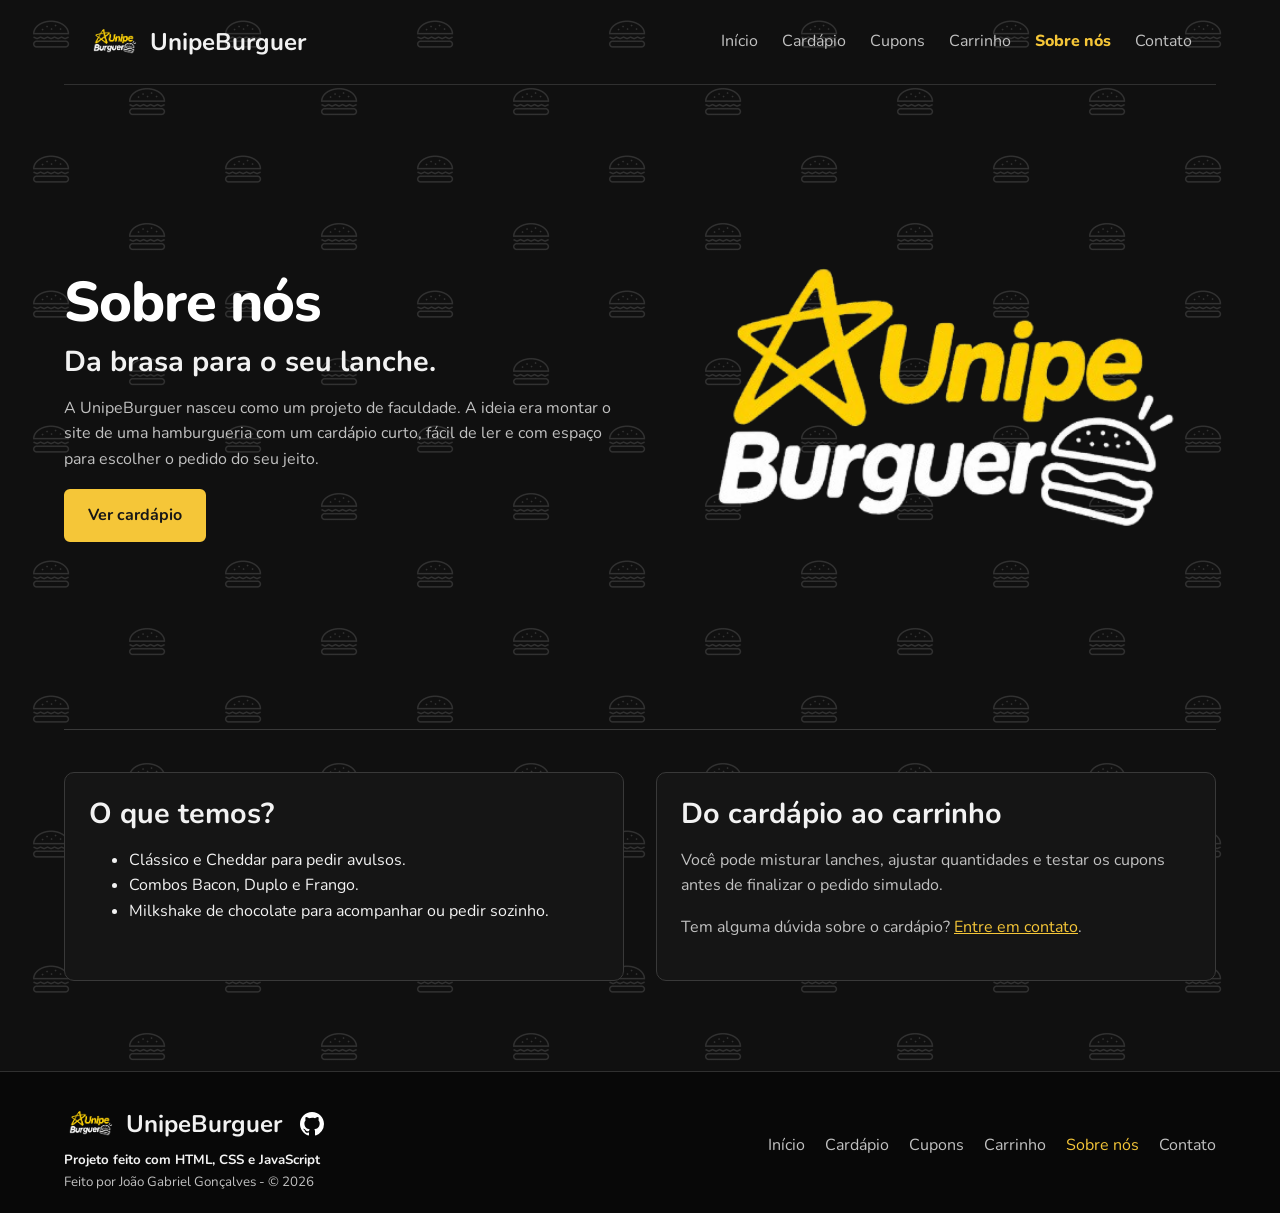
<file: sobrenos/index.html>
<!DOCTYPE html>
<html lang="pt-BR">
    <head>
        <meta charset="UTF-8">
        <meta name="viewport" content="width=device-width, initial-scale=1.0">
        <meta name="author" content="João Gabriel">
        <title>Sobre nós</title>
        <link rel="stylesheet" href="../css/comum.css">
        <link rel="stylesheet" href="../css/sobrenos.css">
        <link rel="icon" href="../img/icone.png">
    </head>

    <body>
        <header class="header">
            <a class="logo" href="/">
                <img src="../img/logo.png" alt="UnipeBurguer" width="52" height="52">
                UnipeBurguer
            </a>
            <nav class="Menu">
                <a href="/">Início</a>
                <a href="/cardapio/">Cardápio</a>
                <a href="/cupons/">Cupons</a>
                <a href="/carrinho/">Carrinho</a>
                <a href="/sobrenos/" class="atual">Sobre nós</a>
                <a href="/contato/">Contato</a>
            </nav>
        </header>

        <main>
            <section class="historia">
                <article>
                    <h1>Sobre nós</h1>
                    <h2>Da brasa para o seu lanche.</h2>
                    <p>A UnipeBurguer nasceu como um projeto de faculdade. A ideia era montar o site de uma hamburgueria com um cardápio curto, fácil de ler e com espaço para escolher o pedido do seu jeito.</p>
                    <a class="botao" href="/cardapio/">Ver cardápio</a>
                </article>
                <figure>
                    <img src="../img/logo.png" alt="logo">
                </figure>
            </section>

            <section class="sobre-detalhes">
                <article>
                    <h2>O que temos?</h2>
                    <ul>
                        <li>Clássico e Cheddar para pedir avulsos.</li>
                        <li>Combos Bacon, Duplo e Frango.</li>
                        <li>Milkshake de chocolate para acompanhar ou pedir sozinho.</li>
                    </ul>
                </article>
                <article>
                    <h2>Do cardápio ao carrinho</h2>
                    <p>Você pode misturar lanches, ajustar quantidades e testar os cupons antes de finalizar o pedido simulado.</p>
                    <p>Tem alguma dúvida sobre o cardápio? <a href="/contato/">Entre em contato</a>.</p>
                </article>
            </section>
        </main>
        <footer class="rodape">
            <div class="marca-rodape">
                <div class="marca-rodape-topo">
                    <a class="logo" href="/">
                        <img src="../img/logo.png" alt="" width="52" height="52">
                        UnipeBurguer
                    </a>
                    <a class="link-github" href="https://github.com/Kamazn">
                        <img src="../img/github.svg" alt="Perfil de Kamazn no GitHub" width="24" height="24">
                    </a>
                </div>
                <small>
                    <strong>Projeto feito com HTML, CSS e JavaScript</strong><br>
                    Feito por João Gabriel Gonçalves - © 2026
                </small>
            </div>
            <nav class="mapa-site" aria-label="Todas as páginas">
                <a href="/">Início</a>
                <a href="/cardapio/">Cardápio</a>
                <a href="/cupons/">Cupons</a>
                <a href="/carrinho/">Carrinho</a>
                <a href="/sobrenos/" class="atual">Sobre nós</a>
                <a href="/contato/">Contato</a>
            </nav>
        </footer>
    </body>
</html>
</file>
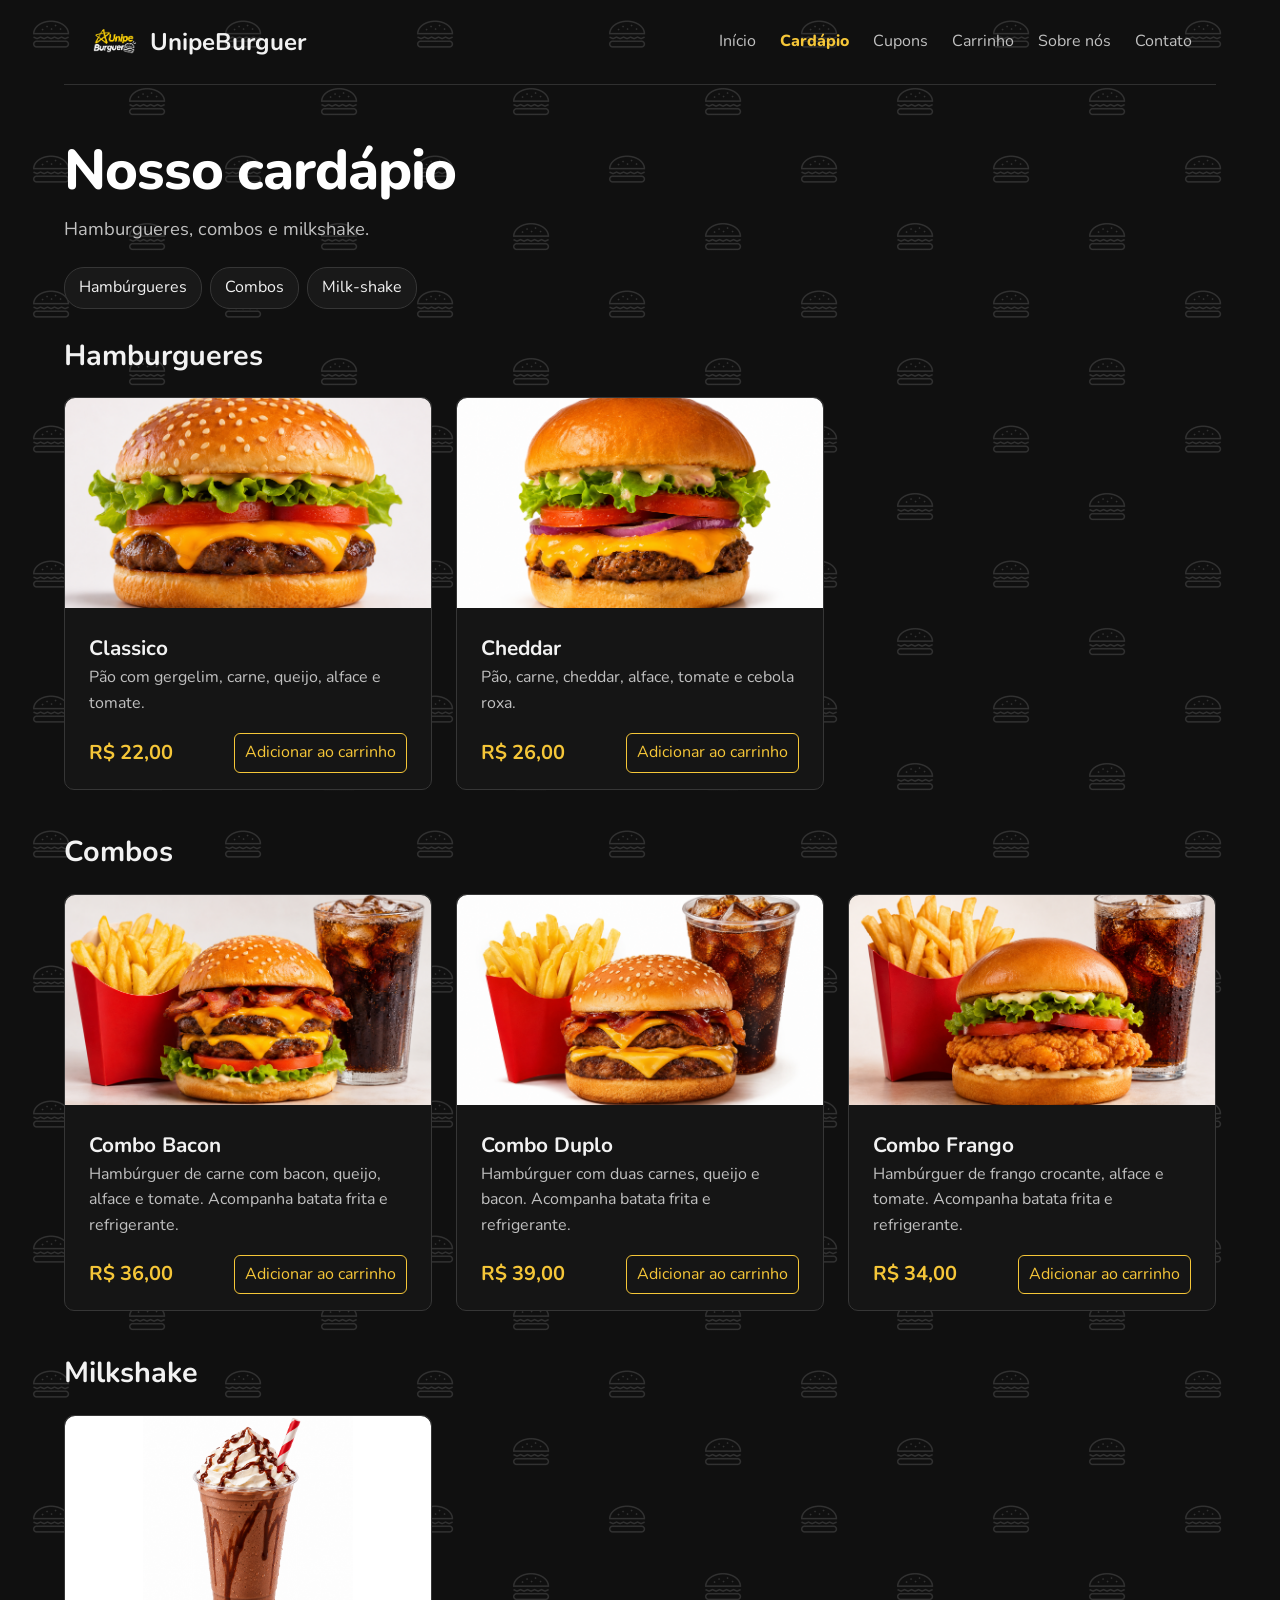
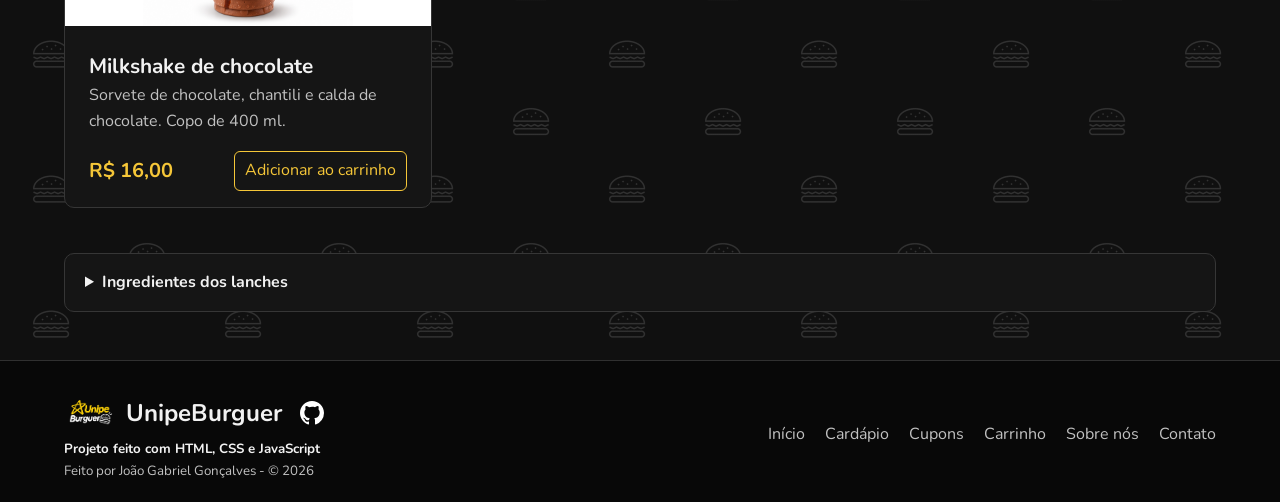
<file: html/cardapio.html>
<!DOCTYPE html>
<html lang="pt-BR">
    <head>
        <meta charset="UTF-8">
        <meta name="viewport" content="width=device-width, initial-scale=1.0">
        <meta name="author" content="João Gabriel">
        <title>Cardapio</title>
        <link rel="stylesheet" href="../css/comum.css">
        <link rel="stylesheet" href="../css/cardapio.css">
        <link rel="icon" href="../img/icone.png">
    </head>

    <body>
        <header class="header">
            <a class="logo" href="/">
                <img src="../img/logo.png" alt="UnipeBurguer" width="52" height="52">
                UnipeBurguer
            </a>
            <nav class="Menu">
                <a href="/">Início</a>
                <a href="cardapio.html" class="atual">Cardápio</a>
                <a href="cupons.html">Cupons</a>
                <a href="carrinho.html">Carrinho</a>
                <a href="sobrenos.html">Sobre nós</a>
                <a href="contato.html">Contato</a>
            </nav>
        </header>

        <main>
            <section class="titulo-pagina">
                <h1>Nosso cardápio</h1>
                <p>Hamburgueres, combos e milkshake.</p>
                <nav class="categorias" aria-label="Categorias do cardápio">
                    <a href="#hamburgueres">Hambúrgueres</a>
                    <a href="#combos">Combos</a>
                    <a href="#milkshake">Milk-shake</a>
                </nav>
            </section>
            <section class="secao-cardapio" id="hamburgueres">
                <h2>Hamburgueres</h2>
                <article class="produto">
                    <figure class="foto-produto">
                        <img src="../img/hamburguer1.png" alt="Classico">
                    </figure>
                    <h3>Classico</h3>
                    <p>Pão com gergelim, carne, queijo, alface e tomate.</p>
                    <p class="produto-preco">
                        <strong>R$ 22,00</strong>
                        <button class="adicionar-produto" type="button" data-codigo="hamburguer-22" data-preco="22">Adicionar ao carrinho</button>
                    </p>
                    <small role="status"></small>
                </article>
                <article class="produto">
                    <figure class="foto-produto">
                        <img src="../img/hamburguer2.png" alt="Cheddar">
                    </figure>
                    <h3>Cheddar</h3>
                    <p>Pão, carne, cheddar, alface, tomate e cebola roxa.</p>
                    <p class="produto-preco">
                        <strong>R$ 26,00</strong>
                        <button class="adicionar-produto" type="button" data-codigo="hamburguer-26" data-preco="26">Adicionar ao carrinho</button>
                    </p>
                    <small role="status"></small>
                </article>
            </section>

            <section class="secao-cardapio" id="combos">
                <h2>Combos</h2>
                <article class="produto">
                    <figure class="foto-produto">
                        <img src="../img/combo1.png" alt="Combo Bacon">
                    </figure>
                    <h3>Combo Bacon</h3>
                    <p>Hambúrguer de carne com bacon, queijo, alface e tomate. Acompanha batata frita e refrigerante.</p>
                    <p class="produto-preco">
                        <strong>R$ 36,00</strong>
                        <button class="adicionar-produto" type="button" data-codigo="hamburguer-36" data-preco="36">Adicionar ao carrinho</button>
                    </p>
                    <small role="status"></small>
                </article>
                <article class="produto">
                    <figure class="foto-produto">
                        <img src="../img/combo2.png" alt="Combo Duplo">
                    </figure>
                    <h3>Combo Duplo</h3>
                    <p>Hambúrguer com duas carnes, queijo e bacon. Acompanha batata frita e refrigerante.</p>
                    <p class="produto-preco">
                        <strong>R$ 39,00</strong>
                        <button class="adicionar-produto" type="button" data-codigo="hamburguer-39" data-preco="39">Adicionar ao carrinho</button>
                    </p>
                    <small role="status"></small>
                </article>
                <article class="produto">
                    <figure class="foto-produto">
                        <img src="../img/combo3.png" alt="Combo Frango">
                    </figure>
                    <h3>Combo Frango</h3>
                    <p>Hambúrguer de frango crocante, alface e tomate. Acompanha batata frita e refrigerante.</p>
                    <p class="produto-preco">
                        <strong>R$ 34,00</strong>
                        <button class="adicionar-produto" type="button" data-codigo="hamburguer-34" data-preco="34">Adicionar ao carrinho</button>
                    </p>
                    <small role="status"></small>
                </article>
            </section>

            <section class="secao-cardapio" id="milkshake">
                <h2>Milkshake</h2>
                <article class="produto">
                    <figure class="foto-produto">
                        <img src="../img/milkshake.png" alt="Milkshake">
                    </figure>
                    <h3>Milkshake de chocolate</h3>
                    <p>Sorvete de chocolate, chantili e calda de chocolate. Copo de 400 ml.</p>
                    <p class="produto-preco">
                        <strong>R$ 16,00</strong>
                        <button class="adicionar-produto" type="button" data-codigo="milkshake-16" data-preco="16">Adicionar ao carrinho</button>
                    </p>
                    <small role="status"></small>
                </article>
            </section>

            <details class="ingredientes">
                <summary>Ingredientes dos lanches</summary>
                <div class="tabela-rolagem" tabindex="0" role="region" aria-label="Tabela de ingredientes">
                    <table>
                        <caption>Hamburgueres e combos</caption>
                        <thead>
                            <tr>
                                <th scope="col">Lanche</th>
                                <th scope="col">Recheio</th>
                                <th scope="col">Complementos</th>
                            </tr>
                        </thead>
                        <tbody>
                            <tr>
                                <td>Clássico</td>
                                <td>Carne e queijo</td>
                                <td>Alface e tomate</td>
                            </tr>
                            <tr>
                                <td>Cheddar</td>
                                <td>Carne e cheddar</td>
                                <td>Alface, tomate e cebola roxa</td>
                            </tr>
                            <tr>
                                <td>Combo Bacon</td>
                                <td>Carne, bacon, queijo, alface e tomate</td>
                                <td>Batata frita e refrigerante</td>
                            </tr>
                            <tr>
                                <td>Combo Duplo</td>
                                <td>Duas carnes, queijo e bacon</td>
                                <td>Batata frita e refrigerante</td>
                            </tr>
                            <tr>
                                <td>Combo Frango</td>
                                <td>Frango crocante, alface e tomate</td>
                                <td>Batata frita e refrigerante</td>
                            </tr>
                            <tr>
                                <td>Milkshake de chocolate</td>
                                <td>Sorvete de chocolate</td>
                                <td>Chantili e calda</td>
                            </tr>
                        </tbody>
                    </table>
                </div>
            </details>
        </main>
        <footer class="rodape">
            <div class="marca-rodape">
                <div class="marca-rodape-topo">
                    <a class="logo" href="/">
                        <img src="../img/logo.png" alt="" width="52" height="52">
                        UnipeBurguer
                    </a>
                    <a class="link-github" href="https://github.com/Kamazn">
                        <img src="../img/github.svg" alt="Perfil de Kamazn no GitHub" width="24" height="24">
                    </a>
                </div>
                <small>
                    <strong>Projeto feito com HTML, CSS e JavaScript</strong><br>
                    Feito por João Gabriel Gonçalves - © 2026
                </small>
            </div>
            <nav class="mapa-site" aria-label="Todas as páginas">
                <a href="/">Início</a>
                <a href="cardapio.html">Cardápio</a>
                <a href="cupons.html">Cupons</a>
                <a href="carrinho.html">Carrinho</a>
                <a href="sobrenos.html">Sobre nós</a>
                <a href="contato.html">Contato</a>
            </nav>
        </footer>
        <script src="../js/pedido.js"></script>
    </body>
</html>
</file>
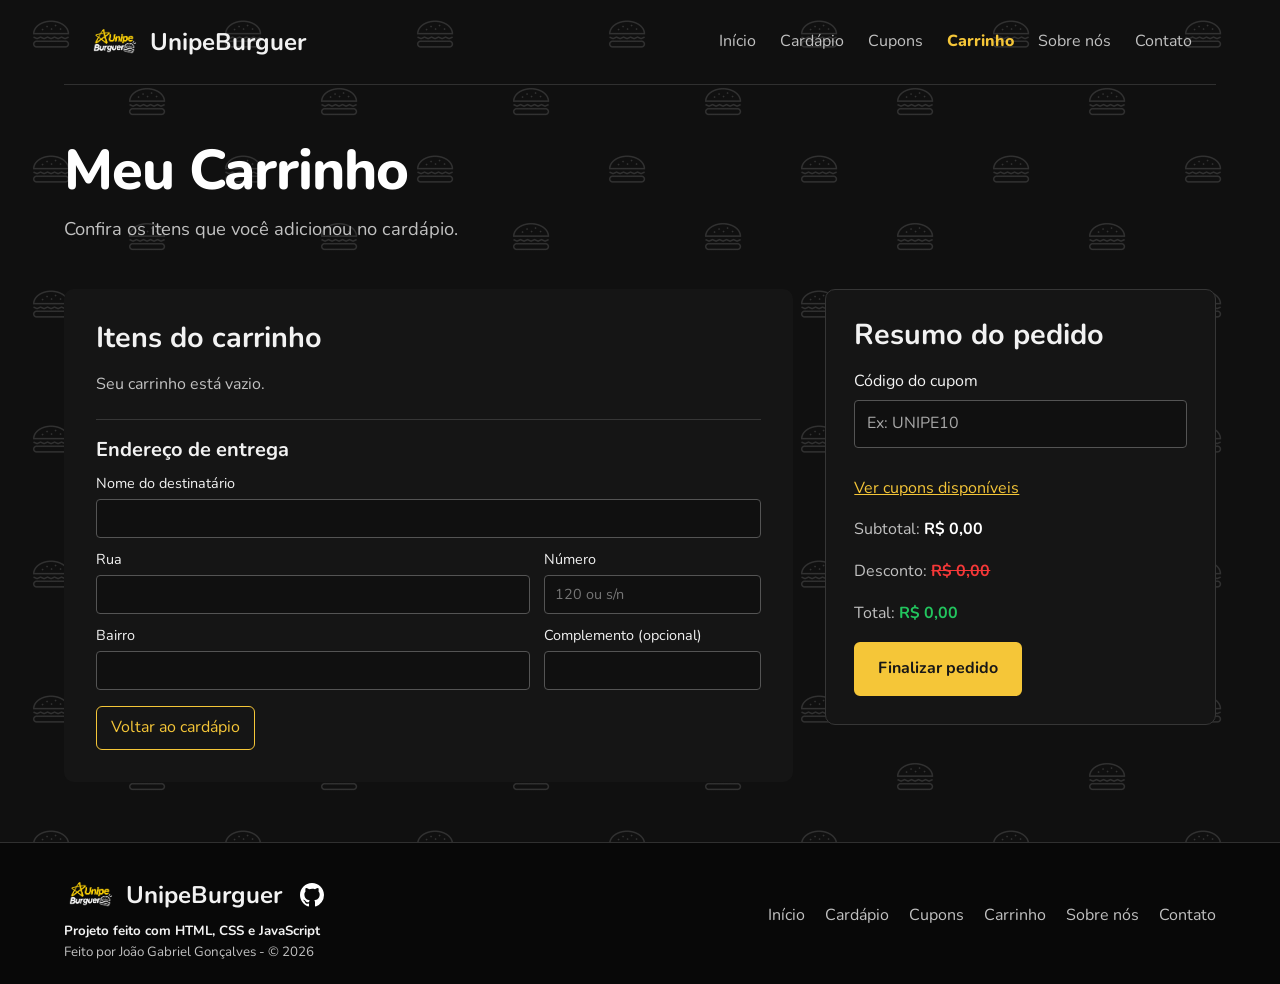
<file: html/carrinho.html>
<!DOCTYPE html>
<html lang="pt-BR">
    <head>
        <meta charset="UTF-8">
        <meta name="viewport" content="width=device-width, initial-scale=1.0">
        <meta name="author" content="João Gabriel">
        <title>Carrinho</title>
        <link rel="stylesheet" href="../css/comum.css">
        <link rel="stylesheet" href="../css/pedido.css">
        <link rel="icon" href="../img/icone.png">
    </head>

    <body>
        <header class="header">
            <a class="logo" href="/">
                <img src="../img/logo.png" alt="UnipeBurguer" width="52" height="52">
                UnipeBurguer
            </a>
            <nav class="Menu">
                <a href="/">Início</a>
                <a href="cardapio.html">Cardápio</a>
                <a href="cupons.html">Cupons</a>
                <a href="carrinho.html" class="atual">Carrinho</a>
                <a href="sobrenos.html">Sobre nós</a>
                <a href="contato.html">Contato</a>
            </nav>
        </header>

        <main>
            <section class="titulo-pagina">
                <h1>Meu Carrinho</h1>
                <p>Confira os itens que você adicionou no cardápio.</p>
            </section>
            <div class="area-pedido">
                <section class="formulario">
                    <h2>Itens do carrinho</h2>
                    <p id="carrinho-vazio">Seu carrinho está vazio.</p>
                    <ul id="itens-carrinho"></ul>
                    <template id="modelo-produto">
                        <li class="item-carrinho">
                            <img class="foto-carrinho" alt="">
                            <div class="dados-carrinho">
                                <h3></h3>
                                <p></p>
                                <div class="controles-carrinho">
                                    <button type="button" data-acao="diminuir" aria-label="Diminuir">−</button>
                                    <span></span>
                                    <button type="button" data-acao="aumentar" aria-label="Aumentar">+</button>
                                    <button type="button" data-acao="remover" aria-label="Remover">Remover</button>
                                </div>
                            </div>
                        </li>
                    </template>
                    <form id="formulario-entrega" class="formulario-entrega">
                        <h2>Endereço de entrega</h2>
                        <label class="campo-largo" for="nome-entrega">
                            Nome do destinatário
                            <input type="text" id="nome-entrega" autocomplete="name" required>
                        </label>
                        <label for="rua">
                            Rua
                            <input type="text" id="rua" autocomplete="address-line1" required>
                        </label>
                        <label for="numero">
                            Número
                            <input type="text" id="numero" placeholder="120 ou s/n" required>
                        </label>
                        <label for="bairro">
                            Bairro
                            <input type="text" id="bairro" required>
                        </label>
                        <label for="complemento">
                            Complemento (opcional)
                            <input type="text" id="complemento" autocomplete="address-line2">
                        </label>
                    </form>
                    <a class="voltar-cardapio" href="cardapio.html">Voltar ao cardápio</a>
                </section>
                <section class="resumo">
                    <h2>Resumo do pedido</h2>
                    <label for="cupom">Código do cupom</label>
                    <input type="text" id="cupom" placeholder="Ex: UNIPE10">
                    <p id="mensagem-pedido" role="status"></p>
                    <p><a href="cupons.html">Ver cupons disponíveis</a></p>
                    <p>Subtotal: <strong id="subtotal">R$ 0,00</strong></p>
                    <p>Desconto: <strong id="desconto">R$ 0,00</strong></p>
                    <p>Total: <strong id="total">R$ 0,00</strong></p>
                    <button class="botao" type="submit" form="formulario-entrega" id="finalizar-pedido" disabled>Finalizar pedido</button>
                </section>
            </div>
        </main>
        <footer class="rodape">
            <div class="marca-rodape">
                <div class="marca-rodape-topo">
                    <a class="logo" href="/">
                        <img src="../img/logo.png" alt="" width="52" height="52">
                        UnipeBurguer
                    </a>
                    <a class="link-github" href="https://github.com/Kamazn">
                        <img src="../img/github.svg" alt="Perfil de Kamazn no GitHub" width="24" height="24">
                    </a>
                </div>
                <small>
                    <strong>Projeto feito com HTML, CSS e JavaScript</strong><br>
                    Feito por João Gabriel Gonçalves - © 2026
                </small>
            </div>
            <nav class="mapa-site" aria-label="Todas as páginas">
                <a href="/">Início</a>
                <a href="cardapio.html">Cardápio</a>
                <a href="cupons.html">Cupons</a>
                <a href="carrinho.html">Carrinho</a>
                <a href="sobrenos.html">Sobre nós</a>
                <a href="contato.html">Contato</a>
            </nav>
        </footer>
        <dialog class="janela-confirmacao" id="pedido-concluido">
            <h2>Pedido concluído</h2>
            <p id="resumo-confirmacao"></p>
            <a class="botao" href="/">Continuar</a>
        </dialog>

        <script src="../js/pedido.js"></script>
    </body>
</html>
</file>
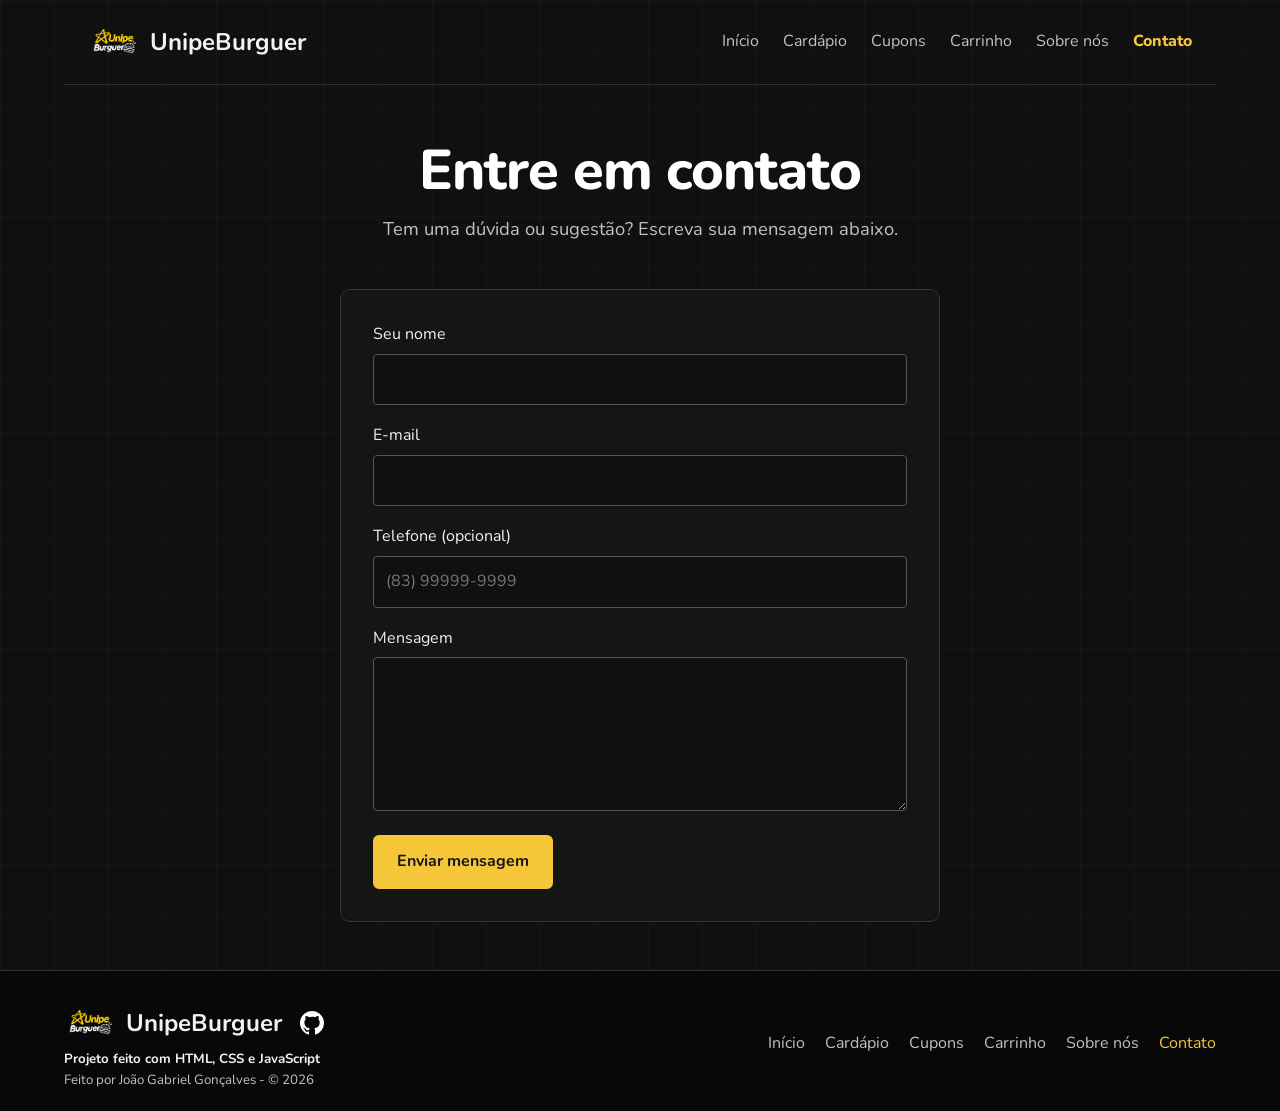
<file: html/contato.html>
<!DOCTYPE html>
<html lang="pt-BR">
    <head>
        <meta charset="UTF-8">
        <meta name="viewport" content="width=device-width, initial-scale=1.0">
        <meta name="author" content="João Gabriel">
        <title>Contato</title>
        <link rel="stylesheet" href="../css/comum.css">
        <link rel="stylesheet" href="../css/pedido.css">
        <link rel="icon" href="../img/icone.png">
    </head>

    <body class="pagina-contato">
        <header class="header">
            <a class="logo" href="/">
                <img src="../img/logo.png" alt="UnipeBurguer" width="52" height="52">
                UnipeBurguer
            </a>
            <nav class="Menu">
                <a href="/">Início</a>
                <a href="cardapio.html">Cardápio</a>
                <a href="cupons.html">Cupons</a>
                <a href="carrinho.html">Carrinho</a>
                <a href="sobrenos.html">Sobre nós</a>
                <a href="contato.html" class="atual">Contato</a>
            </nav>
        </header>

        <main>
            <section class="titulo-pagina titulo-contato">
                <h1>Entre em contato</h1>
                <p>Tem uma dúvida ou sugestão? Escreva sua mensagem abaixo.</p>
            </section>
            <form class="formulario area-contato" id="formulario-contato">
                <label for="nome">Seu nome</label>
                <input type="text" id="nome" name="nome" required>
                <label for="email">E-mail</label>
                <input type="email" id="email" name="email" required>
                <label for="telefone">Telefone (opcional)</label>
                <input type="tel" id="telefone" name="telefone" autocomplete="tel" placeholder="(83) 99999-9999">
                <label for="mensagem">Mensagem</label>
                <textarea id="mensagem" name="mensagem" rows="5" required></textarea>
                <button class="botao" type="submit">Enviar mensagem</button>
            </form>
        </main>
        <footer class="rodape">
            <div class="marca-rodape">
                <div class="marca-rodape-topo">
                    <a class="logo" href="/">
                        <img src="../img/logo.png" alt="" width="52" height="52">
                        UnipeBurguer
                    </a>
                    <a class="link-github" href="https://github.com/Kamazn">
                        <img src="../img/github.svg" alt="Perfil de Kamazn no GitHub" width="24" height="24">
                    </a>
                </div>
                <small>
                    <strong>Projeto feito com HTML, CSS e JavaScript</strong><br>
                    Feito por João Gabriel Gonçalves - © 2026
                </small>
            </div>
            <nav class="mapa-site" aria-label="Todas as páginas">
                <a href="/">Início</a>
                <a href="cardapio.html">Cardápio</a>
                <a href="cupons.html">Cupons</a>
                <a href="carrinho.html">Carrinho</a>
                <a href="sobrenos.html">Sobre nós</a>
                <a href="contato.html" class="atual">Contato</a>
            </nav>
        </footer>
        <dialog class="janela-confirmacao" id="mensagem-enviada">
            <h2>Mensagem enviada</h2>
            <p>Obrigado pelo contato!</p>
            <a class="botao" href="/">Continuar</a>
        </dialog>

        <script src="../js/contato.js"></script>
    </body>
</html>
</file>
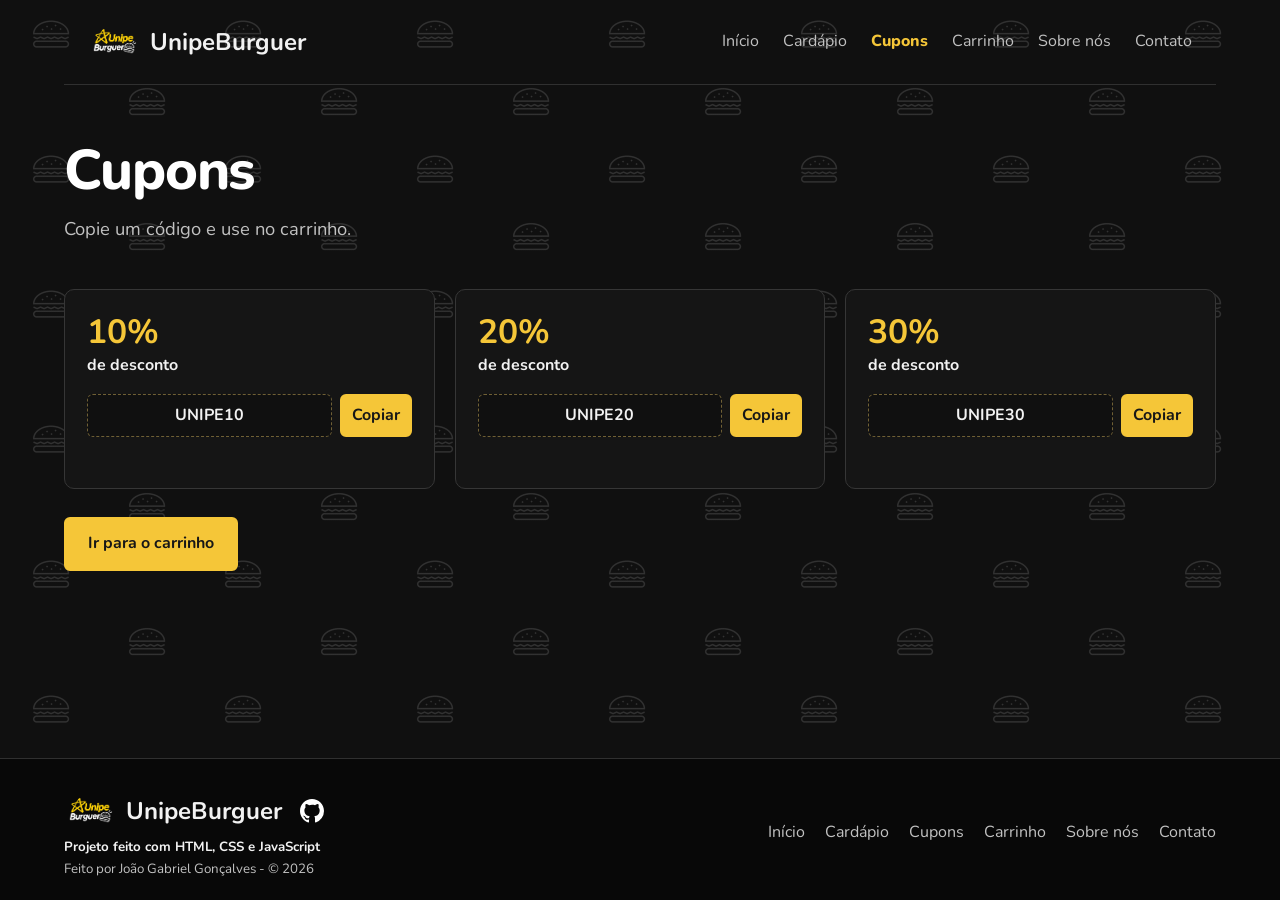
<file: html/cupons.html>
<!DOCTYPE html>
<html lang="pt-BR">
    <head>
        <meta charset="UTF-8">
        <meta name="viewport" content="width=device-width, initial-scale=1.0">
        <meta name="author" content="João Gabriel">
        <title>Cupons</title>
        <link rel="stylesheet" href="../css/comum.css">
        <link rel="stylesheet" href="../css/cupons.css">
        <link rel="icon" href="../img/icone.png">
    </head>

    <body class="pagina-cupons">
        <header class="header">
            <a class="logo" href="/">
                <img src="../img/logo.png" alt="UnipeBurguer" width="52" height="52">
                UnipeBurguer
            </a>
            <nav class="Menu">
                <a href="/">Início</a>
                <a href="cardapio.html">Cardápio</a>
                <a href="cupons.html" class="atual">Cupons</a>
                <a href="carrinho.html">Carrinho</a>
                <a href="sobrenos.html">Sobre nós</a>
                <a href="contato.html">Contato</a>
            </nav>
        </header>

        <main>
            <section class="titulo-pagina">
                <h1>Cupons</h1>
                <p>Copie um código e use no carrinho.</p>
            </section>

            <section class="lista-cupons">
                <article class="cupom">
                    <h2><strong class="percentual">10%</strong> de desconto</h2>
                    <div class="codigo-cupom">
                        <input type="text" value="UNIPE10" aria-label="Código do cupom de 10%" readonly>
                        <button class="botao copiar-cupom" type="button">Copiar</button>
                    </div>
                    <p class="retorno-cupom" role="status"></p>
                </article>
                <article class="cupom">
                    <h2><strong class="percentual">20%</strong> de desconto</h2>
                    <div class="codigo-cupom">
                        <input type="text" value="UNIPE20" aria-label="Código do cupom de 20%" readonly>
                        <button class="botao copiar-cupom" type="button">Copiar</button>
                    </div>
                    <p class="retorno-cupom" role="status"></p>
                </article>
                <article class="cupom">
                    <h2><strong class="percentual">30%</strong> de desconto</h2>
                    <div class="codigo-cupom">
                        <input type="text" value="UNIPE30" aria-label="Código do cupom de 30%" readonly>
                        <button class="botao copiar-cupom" type="button">Copiar</button>
                    </div>
                    <p class="retorno-cupom" role="status"></p>
                </article>
            </section>

            <p><a class="botao" href="carrinho.html">Ir para o carrinho</a></p>
        </main>
        <footer class="rodape">
            <div class="marca-rodape">
                <div class="marca-rodape-topo">
                    <a class="logo" href="/">
                        <img src="../img/logo.png" alt="" width="52" height="52">
                        UnipeBurguer
                    </a>
                    <a class="link-github" href="https://github.com/Kamazn">
                        <img src="../img/github.svg" alt="Perfil de Kamazn no GitHub" width="24" height="24">
                    </a>
                </div>
                <small>
                    <strong>Projeto feito com HTML, CSS e JavaScript</strong><br>
                    Feito por João Gabriel Gonçalves - © 2026
                </small>
            </div>
            <nav class="mapa-site" aria-label="Todas as páginas">
                <a href="/">Início</a>
                <a href="cardapio.html">Cardápio</a>
                <a href="cupons.html">Cupons</a>
                <a href="carrinho.html">Carrinho</a>
                <a href="sobrenos.html">Sobre nós</a>
                <a href="contato.html">Contato</a>
            </nav>
        </footer>
        <script src="../js/cupons.js"></script>
    </body>
</html>
</file>
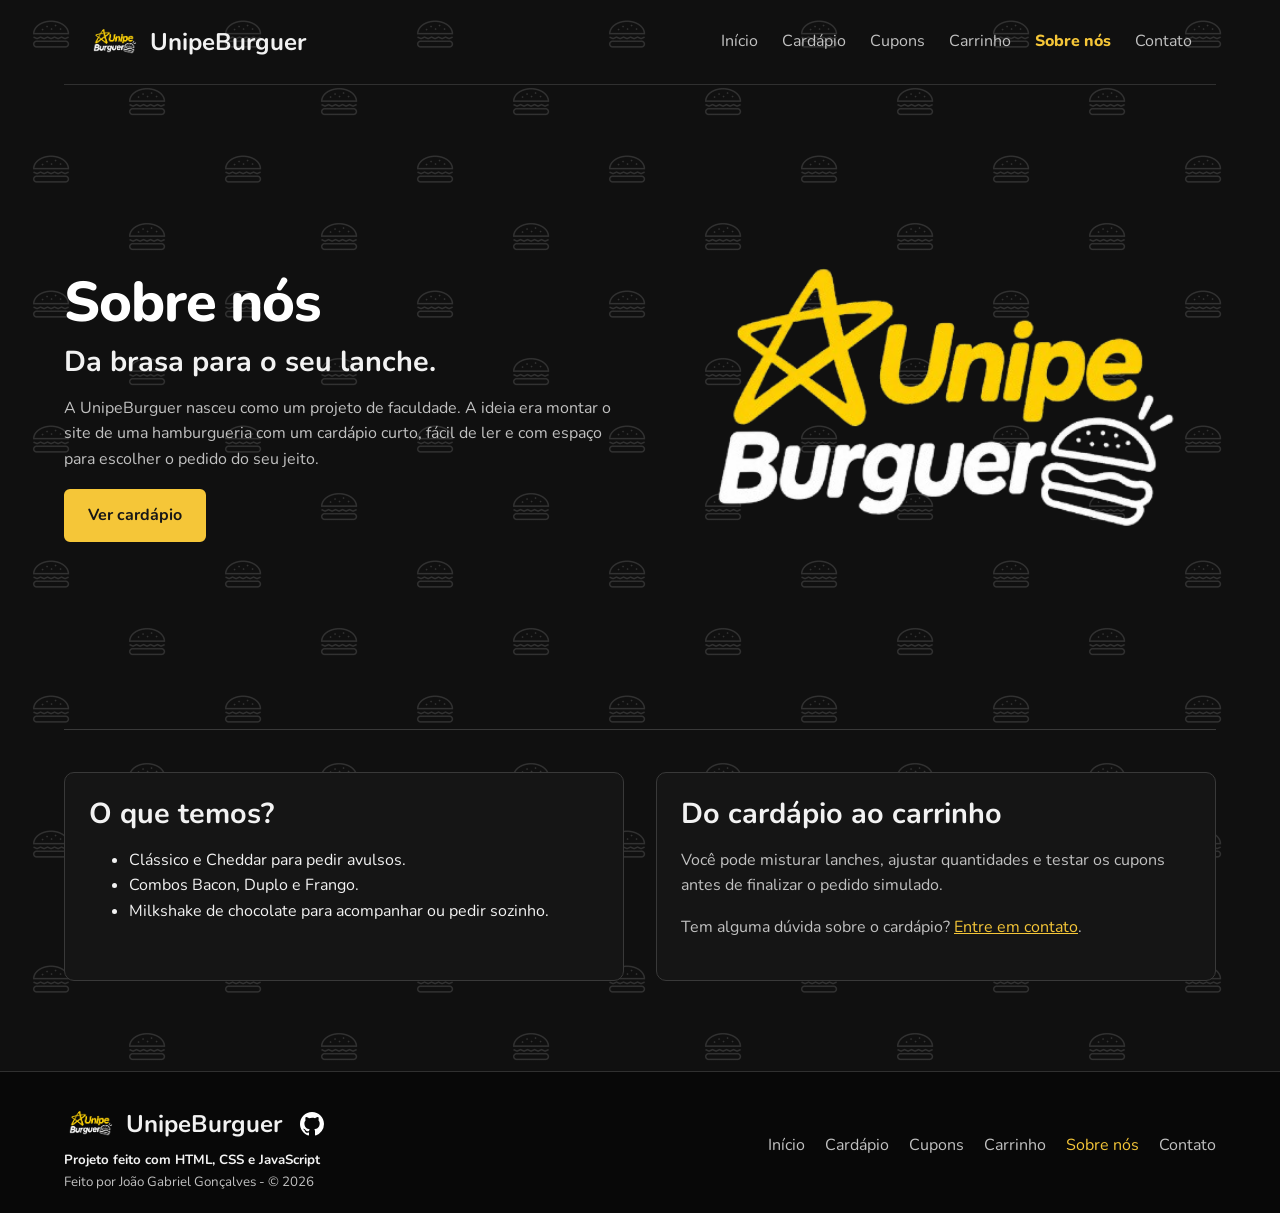
<file: html/sobrenos.html>
<!DOCTYPE html>
<html lang="pt-BR">
    <head>
        <meta charset="UTF-8">
        <meta name="viewport" content="width=device-width, initial-scale=1.0">
        <meta name="author" content="João Gabriel">
        <title>Sobre nós</title>
        <link rel="stylesheet" href="../css/comum.css">
        <link rel="stylesheet" href="../css/sobrenos.css">
        <link rel="icon" href="../img/icone.png">
    </head>

    <body>
        <header class="header">
            <a class="logo" href="/">
                <img src="../img/logo.png" alt="UnipeBurguer" width="52" height="52">
                UnipeBurguer
            </a>
            <nav class="Menu">
                <a href="/">Início</a>
                <a href="cardapio.html">Cardápio</a>
                <a href="cupons.html">Cupons</a>
                <a href="carrinho.html">Carrinho</a>
                <a href="sobrenos.html" class="atual">Sobre nós</a>
                <a href="contato.html">Contato</a>
            </nav>
        </header>

        <main>
            <section class="historia">
                <article>
                    <h1>Sobre nós</h1>
                    <h2>Da brasa para o seu lanche.</h2>
                    <p>A UnipeBurguer nasceu como um projeto de faculdade. A ideia era montar o site de uma hamburgueria com um cardápio curto, fácil de ler e com espaço para escolher o pedido do seu jeito.</p>
                    <a class="botao" href="cardapio.html">Ver cardápio</a>
                </article>
                <figure>
                    <img src="../img/logo.png" alt="logo">
                </figure>
            </section>

            <section class="sobre-detalhes">
                <article>
                    <h2>O que temos?</h2>
                    <ul>
                        <li>Clássico e Cheddar para pedir avulsos.</li>
                        <li>Combos Bacon, Duplo e Frango.</li>
                        <li>Milkshake de chocolate para acompanhar ou pedir sozinho.</li>
                    </ul>
                </article>
                <article>
                    <h2>Do cardápio ao carrinho</h2>
                    <p>Você pode misturar lanches, ajustar quantidades e testar os cupons antes de finalizar o pedido simulado.</p>
                    <p>Tem alguma dúvida sobre o cardápio? <a href="contato.html">Entre em contato</a>.</p>
                </article>
            </section>
        </main>
        <footer class="rodape">
            <div class="marca-rodape">
                <div class="marca-rodape-topo">
                    <a class="logo" href="/">
                        <img src="../img/logo.png" alt="" width="52" height="52">
                        UnipeBurguer
                    </a>
                    <a class="link-github" href="https://github.com/Kamazn">
                        <img src="../img/github.svg" alt="Perfil de Kamazn no GitHub" width="24" height="24">
                    </a>
                </div>
                <small>
                    <strong>Projeto feito com HTML, CSS e JavaScript</strong><br>
                    Feito por João Gabriel Gonçalves - © 2026
                </small>
            </div>
            <nav class="mapa-site" aria-label="Todas as páginas">
                <a href="/">Início</a>
                <a href="cardapio.html">Cardápio</a>
                <a href="cupons.html">Cupons</a>
                <a href="carrinho.html">Carrinho</a>
                <a href="sobrenos.html" class="atual">Sobre nós</a>
                <a href="contato.html">Contato</a>
            </nav>
        </footer>
    </body>
</html>
</file>
<file: css/comum.css>
@import url('https://fonts.googleapis.com/css2?family=Nunito:wght@400;600;700;800&display=swap');

* {
    box-sizing: border-box;
}

body {
    margin: 0;
    background-color: #101010;
    color: #f2f2f2;
    font-family: 'Nunito', Arial, sans-serif;
    font-size: 1rem;
    line-height: 1.6;
}

h1, h2, h3, p,figure {
    margin: 0 0 16px;
}

h1 {
    font-size: 3.5rem;
    line-height: 1.1;
}

h2 {
    font-size: 1.8rem;
    line-height: 1.2;
}

h3 {
    font-size: 1.3rem;
}

p {
    color: #c1c1c1;
}

a {
    color: #f5c638;
}

img,
video {
    display: block;
    max-width: 100%;
    height: auto;
}

button,
input,
select,
textarea {
    font: inherit;
}

button,
summary {
    cursor: pointer;
}

.header,
main {
    width: 90%;
    max-width: 1180px;
    margin: 0 auto;
}

.header {
    display: flex;
    align-items: center;
    justify-content: space-between;
    gap: 24px;
    padding: 16px 24px;
    border-bottom: 1px solid #303030;
}

.header nav {
    justify-content: center;
}

body:not(.header-total) .header nav .atual {
    font-weight: 800;
}

.header nav a:focus-visible {
    color: #f5c638;
}

.logo {
    display: flex;
    align-items: center;
    gap: 10px;
    color: #f2f2f2;
    text-decoration: none;
    font-size: 1.5rem;
    font-weight: bold;
}

.logo img {
    width: 52px;
}

nav {
    display: flex;
    flex-wrap: wrap;
    gap: 24px;
}

nav a {
    color: #c1c1c1;
    text-decoration: none;
    padding: 8px 0;
}

nav a:hover,
nav .atual {
    color: #f5c638;
}

.botao {
    display: inline-block;
    background-color: #f5c638;
    color: #171717;
    border: 2px solid #f5c638;
    border-radius: 6px;
    padding: 12px 22px;
    font-weight: bold;
    text-decoration: none;
    text-align: center;
    transition: transform 0.2s ease, background-color 0.2s ease-in-out;
}

.botao:hover {
    background-color: transparent;
    color: #f5c638;
    border-color: #f5c638;
    transform: scale(1.05);
}

.link-claro {
    color: #f5c638;
}

body:not(.header-total):not(.pagina-contato) {
    background-image:
        linear-gradient(#10101040, #10101040),
        url("../img/fundo-hamburgueres.png");
    background-size: auto, 1920px 1080px;
    background-repeat: repeat;
}

.pagina-contato {
    background-image:
        linear-gradient(#ffffff06 1px, transparent 1px),
        linear-gradient(90deg, #ffffff06 1px, transparent 1px);
    background-size: 54px 54px;
}

.titulo-pagina {
    padding: 55px 0 30px;
}

.titulo-pagina h1, .historia h1 {
    color: #ffffff;
    font-size: clamp(2.25rem, 5vw, 3.5rem);
    font-weight: 800;
    letter-spacing: -0.02em;
    margin-bottom: 12px;
}

.titulo-pagina p {
    font-size: 1.15rem;
}

.oculto {
    display: none;
}

details {
    padding: 18px 0;
    border-bottom: 1px solid #303030;
}

details p {
    margin: 16px 0 0;
}

.rodape {
    display: flex;
    flex-wrap: wrap;
    align-items: center;
    justify-content: space-between;
    gap: 18px 28px;
    margin-top: 48px;
    padding: 26px max(5%, calc((100% - 1180px) / 2)) 20px;
    background-color: #080808;
    border-top: 1px solid #303030;
}

.marca-rodape-topo {
    display: flex;
    align-items: center;
    gap: 8px;
}

.marca-rodape small {
    display: block;
    color: #c1c1c1;
}

.marca-rodape small strong {
    color: #f2f2f2;
}

.link-github {
    display: flex;
    align-items: center;
    justify-content: center;
    width: 44px;
    height: 44px;
}

.mapa-site {
    justify-content: flex-end;
    gap: 4px 20px;
}

@media (max-width: 768px) {
    .header,
    .rodape {
        flex-direction: column;
        align-items: center;
        gap: 12px;
    }

    .header {
        padding-inline: 0;
    }

    .header nav {
        width: 100%;
        gap: 0 16px;
    }

    .header nav a,
    .mapa-site a {
        display: grid;
        place-items: center;
        min-height: 44px;
        padding: 4px 0;
        text-align: center;
    }

    .marca-rodape {
        text-align: center;
    }

    .marca-rodape-topo {
        justify-content: center;
    }

    .mapa-site {
        justify-content: center;
        gap: 4px 16px;
    }

    h1 {
        font-size: 2.5rem;
    }

    .titulo-pagina {
        padding-top: 36px;
    }
}

@media (max-width: 600px) {
    .header nav {
        display: grid;
        grid-template-columns: repeat(3, minmax(0, 1fr));
        gap: 0 8px;
    }
}
</file>
<file: css/inicio.css>
.header-total {
    position: relative;
    display: grid;
    grid-template-columns: minmax(0, 1fr);
    grid-template-rows: [menu] auto [destaque] auto [secoes] repeat(3, auto) [rodape] auto;
    background-color: #000000;
}

.header-total .header {
    position: absolute;
    top: 24px;
    left: 0;
    right: 0;
    width: 88%;
    max-width: none;
    padding: 12px 0;
    z-index: 2;
    border-bottom: 0;

}

.pagina-inicial {
    display: grid;
    grid-template-rows: subgrid;
    grid-row: destaque / rodape;
    width: 100%;
    max-width: none;
}

.destaque {
    position: relative;
    display: flex;
    align-items: center;
    gap: 48px;
    min-height: 100vh;
    padding: 140px 6% 55px;
    overflow: hidden;
}

.video-fundo {
    position: absolute;
    grid-area: menu / 1 / secoes / 2;
    inset: 0;
    width: 100%;
    height: 100%;
    object-fit: cover;
    opacity: 0.38;
    pointer-events: none;
}

.titulo, .hamburguer-destaque {
    position: relative;
    flex: 1;
    min-width: 0;
}

.titulo h1 {
    font-size: clamp(2.75rem, 5.5vw, 4.5rem);
    line-height: 1.1;
}

.sobre, .opiniao, .titulo strong, .estrelas {
    color: #f5c638;
}

.titulo p {
    max-width: 440px;
}

.acoes-destaque {
    display: flex;
    flex-wrap: wrap;
    align-items: center;
    gap: 8px 18px;
    margin-top: 26px;
}

.titulo .cupom {
    display: inline-flex;
    align-items: center;
    min-height: 44px;
}

.titulo p, .titulo .cupom {
    color: #ffffff;
}

.titulo .cupom:hover, .titulo .cupom:focus-visible {
    color: #f5c638;
}

.hamburguer-destaque {
    max-width: 470px;
    margin: 0 auto;
}

.hamburguer-destaque img {
    width: 100%;
}

.como-pedir {
    background-image: 
    linear-gradient(#818bb70b 1px, transparent 1px),
    linear-gradient(90deg, #818bb70b 1px, transparent 1px);
    background-size: 54px 54px;
}

.titulo-pedido, .sobre-nos h2, .titulo-avaliacoes h2 {
    font-size: clamp(2rem, 3.5vw, 2.75rem);
    font-weight: 800;
    color: #ffffff;
    line-height: 1.15;
    letter-spacing: -0.02em;
    margin: 0 0 1.25rem;
}

ol {
  padding-left: 1.2rem;
  margin-left: 0;
}

.como-pedir, .sobre-nos, .avaliacoes {
    display: flex;
    align-items: center;
    background-color: #101010;
    justify-content: center;
    gap: 48px;
    padding: 72px 6%;
    border-top: 1px solid #f5c638;
}

.como-pedir > *, .sobre-nos > *, .avaliacoes > * {
    flex: 1;
    min-width: 0;
    max-width: 566px;
}

.como-pedir li, .sobre-nos li {
    margin-bottom: 8px;
}

.previa-pedido, .avaliacao {
    padding: 28px;
    border: 1px solid #f5c638;
    border-radius: 14px;
    background-color: #151515;
    border: 1px solid #f5c638;
    box-shadow: 0 1px 3px #f5c638;
}

.previa-pedido p {
    color:white;
    display: flex;
    justify-content: space-between;
    gap: 12px;
    padding: 9px 0;
    margin-bottom: 0;
}

.previa-pedido progress {
    width: 100%;
    height: 8px;
    border: 1px;
    border-radius: 999px;
    overflow: hidden;
}

.valor-previa {
    border-top: 1px solid #f5c638;
    font-weight: bold;
    margin: 10px 0px
}

.valor-previa del {
    color: #F53838;
    font-weight: normal;
}

.valor-previa ins {
  color: #22c55e;
  text-decoration: none;
  font-weight: 800;
  font-size: 1.20rem;
}

.sobre-nos {
    color: #121212;
    background-color: #ffffff;
    background-image: radial-gradient(#0000002e 1px, transparent 1px);
    background-size: 24px 24px;
}

.avaliacoes {
    background-image: 
    linear-gradient(#818bb70b 1px, transparent 1px),
    linear-gradient(90deg, #818bb70b 1px, transparent 1px);
    background-size: 54px 54px;
}

.sobre-nos p {
    color: #000000;
}

.sobre-nos h2 {
    color: #000000;
}

mark {
    background-color: #f5c638;
    color: #000000;
}

.sobre-nos .sobre, .titulo-avaliacoes .opiniao {
    margin-bottom: 12px;
    font-size: 0.875rem;
    font-weight: 800;
    letter-spacing: 0.04em;
}

.sobre-nos .sobre {
    color: #f5c638;
}

.sobre-nos article p, .sobre-nos li {
    line-height: 1.65;
}

.sobre-nos ul {
    padding-left: 1.2rem;
}

.sobre-nos li::marker {
    color: #f5c638;
}

.titulo-avaliacoes h2 strong {
    font-weight: inherit;
}

.avaliacao {
    position: relative;
    margin-bottom: 16px;
    padding: 28px 32px;
    min-height: auto;
}

.avaliacao blockquote {
    margin: 14px 0 20px;
    color: #ffffff;
    font-size: 1.25rem;
    font-weight: 700;
    line-height: 1.45;
}

.setas {
    display: flex;
    gap: 12px;
}

.setas button {
    padding: 8px 14px;
    border: 1px solid #f5c638;
    border-radius: 6px;
    background-color: #151515;
    color: #ffffff;
}

.setas button:hover {
    background-color: transparent;
    color: #f5c638;
    border-color: #f5c638;
}

.header-total .rodape {
    grid-row: rodape;
    margin-top: 0;
}

@media (prefers-reduced-motion: no-preference) {
    .hamburguer-destaque img {
        transition: transform 0.25s ease;
    }

    .hamburguer-destaque:hover img {
        transform: translateY(-8px) rotate(-3deg);
    }
}

@media (max-width: 768px) {
    .header-total .header {
        position: relative;
        top: auto;
        grid-row: menu;
        width: 90%;
    }

    .como-pedir, .sobre-nos, .avaliacoes {
        flex-direction: column;
        align-items: stretch;
        gap: 28px;
        padding-block: 40px;
    }

    .destaque {
        flex-direction: column-reverse;
        gap: 18px;
        min-height: 0;
        padding-block: 40px;
    }

    .titulo, .hamburguer-destaque {
        flex: none;
    }

    .titulo {
        max-width: 100%;
        text-align: center;
    }

    .titulo h1 {
        font-size: clamp(2.25rem, 9vw, 3.25rem);
    }

    .titulo p {
        margin-inline: auto;
    }

    .acoes-destaque {
        justify-content: center;
    }

    .hamburguer-destaque {
        width: min(100%, 320px);
    }

    .previa-pedido, .avaliacao {
        padding: 20px;
    }

    .previa-pedido p {
        flex-wrap: wrap;
        gap: 4px 12px;
    }

    .setas button {
        min-width: 44px;
        min-height: 44px;
    }
}

progress, meter {
    width: 50%;
    max-width: 100%;
    accent-color: #f5c638;
}

progress::-webkit-progress-value {
    background-color: #f5c638;
}

meter::-webkit-meter-optimum-value {
    background: #f5c638;
}

@media (min-width: 1050px) {
    .como-pedir, .avaliacoes {
        position: relative;
        padding-left: 8%;
        padding-right: 8%;
    }

    }
    .avaliacoes::after {
        right: 2%;
        border-right-color: #f5c638;
    }
</file>
<file: css/cardapio.css>
.categorias {
    gap: 8px;
    margin-top: 24px;
}

.categorias a {
    padding: 7px 14px;
    border: 1px solid #363636;
    border-radius: 20px;
    background-color: #191919;
    color: #f2f2f2;
}

.categorias a:hover, .categorias a:focus-visible {
    border-color: #f5c638;
    color: #f5c638;
}

.secao-cardapio {
    margin-bottom: 45px;
    display: grid;
    grid-template-columns: repeat(3, minmax(0, 1fr));
    gap: 24px;
}

.secao-cardapio h2 {
    grid-column: 1 / -1;
    margin-bottom: 0;
}

.produto {
    border: 1px solid #363636;
    background-color: #151515;
    border-radius: 10px;
}

.produto img {
    width: 100%;
    border-radius: 10px 10px 0 0;
}

.produto h3 {
    margin: 24px 24px 0;
}

.produto > p {
    margin-right: 24px;
    margin-left: 24px;
}

.produto > p:not(.produto-preco) {
    min-height: 52px;
}

.produto-preco {
    display: flex;
    justify-content: space-between;
    gap: 12px;
    flex-wrap: wrap;
    align-items: center;
}

.produto-preco strong {
    color: #f5c638;
    font-size: 1.25rem;
}

.produto-preco a {
    padding: 8px 0;
}

.ingredientes {
    padding: 16px 20px;
    border: 1px solid #363636;
    border-radius: 10px;
    background-color: #151515;
}

.ingredientes summary {
    font-weight: bold;
}

.ingredientes[open] summary {
    margin-bottom: 12px;
}

.tabela-rolagem {
    overflow-x: auto;
}

table {
    width: 100%;
    border-collapse: collapse;
}

th, td {
    border: 1px solid #545454;
    padding: 12px;
    text-align: left;
}

th {
    background-color: #202020;
}

caption {
    text-align: left;
    padding-bottom: 16px;
}

.foto-produto {
    display: block;
}

.produto-preco strong {
    color: #f5c638;
}


.produto img {
    height: 210px;
    object-fit: cover;
}

#milkshake .produto img {
    object-fit: contain;
    background-color: #ffffff;
}

.produto-preco button {
    padding: 6px 10px;
    border: 1px solid #f5c638;
    border-radius: 6px;
    color: #f5c638;
    background-color: transparent;
    transition: transform 0.2s ease, background-color 0.2s ease-in-out;
}

.produto-preco button:hover, .produto-preco button:focus-visible {
    background-color: #f5c638;
    color: #171717;
    transform: scale(1.05);
}

@media (prefers-reduced-motion: reduce) {
    .produto-preco button {
        transition: none;
    }

    .produto-preco button:hover, .produto-preco button:focus-visible {
        transform: none;
    }
}

.produto small {
    display: block;
    margin: 0 24px 12px;
    color: #f5c638;
}

@media (max-width: 900px) {
    .secao-cardapio {
        grid-template-columns: repeat(2, minmax(0, 1fr));
        gap: 16px;
    }
}

@media (max-width: 560px) {
    .secao-cardapio {
        grid-template-columns: minmax(0, 1fr);
    }

    .categorias a {
        display: grid;
        place-items: center;
        min-height: 44px;
    }

    .produto-preco button {
        min-height: 44px;
        width: 100%;
    }

    .tabela-rolagem table {
        min-width: 25rem;
    }
}
</file>
<file: css/pedido.css>
.area-pedido {
    display: flex;
    align-items: flex-start;
    gap: 32px;
    margin-bottom: 60px;
}

.formulario {
    flex: 2;
    background-color: #151515;
    padding: 32px;
    border-radius: 10px;
}

.formulario label {
    display: block;
    margin: 18px 0 6px;
}

.formulario input, .formulario select, .formulario textarea {
    display: block;
    width: 100%;
    padding: 12px;
    border: 1px solid #545454;
    border-radius: 4px;
    background-color: #151515;
    color: #f2f2f2;
}

.formulario .botao {
    margin-top: 24px;
}

.resumo {
    flex: 1;
    padding: 28px;
    border: 1px solid #363636;
    border-radius: 10px;
}

#mensagem-pedido {
    color: #f5c638;
}

.voltar-cardapio {
    display: inline-block;
    margin-top: 16px;
    padding: 8px 14px;
    color: #f5c638;
    border: 1px solid #f5c638;
    border-radius: 6px;
    text-decoration: none;
}

.voltar-cardapio:hover {
    background-color: #f5c638;
    color: #171717;
}

@media (max-width: 768px) {
    .formulario, .resumo {
        padding: 24px;
    }
}

.formulario, .resumo {
    background-color: #151515;
}

.formulario input, .formulario select, .formulario textarea {
    background-color: #151515;
    max-width: 100%;
    min-width: 0;
}

.area-pedido, .formulario, .resumo {
    min-width: 0;
    max-width: 100%;
}


.janela-confirmacao {
    width: 90%;
    max-width: 420px;
    margin: auto;
    padding: 28px;
    background-color: #171717;
    color: #ffffff;
    border: 1px solid #484848;
    border-radius: 10px;
    text-align: center;
}

.janela-confirmacao::backdrop {
    background-color: #00000099;
}


#itens-carrinho {
    list-style: none;
    padding: 0;
}

.item-carrinho {
    display: flex;
    align-items: center;
    gap: 18px;
    margin-bottom: 14px;
    padding: 14px;
    border: 1px solid #393939;
    border-radius: 10px;
    background-color: #101010;
}

.foto-carrinho {
    width: 104px;
    height: 104px;
    flex-shrink: 0;
    border-radius: 6px;
    object-fit: cover;
}

.dados-carrinho {
    min-width: 0;
}

.dados-carrinho h3 {
    margin-bottom: 4px;
}

.dados-carrinho p {
    margin-bottom: 8px;
    color: #f5c638;
    font-weight: bold;
}

.controles-carrinho {
    display: flex;
    align-items: center;
    flex-wrap: wrap;
    gap: 8px;
}

.controles-carrinho button {
    min-width: 36px;
    min-height: 36px;
    padding: 4px 8px;
    border: 1px solid #545454;
    border-radius: 5px;
    background-color: transparent;
    color: #f2f2f2;
}

.controles-carrinho button:hover {
    border-color: #f5c638;
    color: #f5c638;
}

@media (max-width: 480px) {
    .item-carrinho {
        align-items: flex-start;
        gap: 12px;
    }

    .foto-carrinho {
        width: 64px;
        height: 64px;
    }
}

#subtotal {
    color: #ffffff;
}

#desconto {
    color: #f53838;
    text-decoration: line-through;
}

#total {
    color: #22c55e;
}

.resumo input {
    width: 100%;
    margin: 6px 0 12px;
    padding: 10px 12px;
    border: 1px solid #545454;
    border-radius: 4px;
    background-color: #101010;
    color: #f2f2f2;
}

.resumo input::placeholder {
    color: #a8a8a8;
}

.titulo-contato {
    text-align: center;
}

.area-contato {
    max-width: 600px;
    margin: 0 auto 40px;
}

.area-contato {
    border: 1px solid #363636;
}

.area-contato input, .area-contato textarea {
    background-color: #101010;
}

.area-contato input:focus, .area-contato textarea:focus {
    border-color: #f5c638;
    outline: 1px solid #f5c638;
}

.area-contato label:first-child {
    margin-top: 0;
}

@media (max-width: 768px) {
    .area-pedido {
        flex-direction: column;
        align-items: stretch;
    }
}

.formulario-entrega {
    display: grid;
    grid-template-columns: 2fr 1fr;
    gap: 10px 14px;
    margin-top: 22px;
    padding-top: 18px;
    border-top: 1px solid #363636;
}

.formulario-entrega h2, .campo-largo {
    grid-column: 1 / -1;
}

.formulario-entrega h2 {
    margin-bottom: 0;
    font-size: 1.25rem;
}

.formulario-entrega label {
    min-width: 0;
    margin: 0;
    font-size: 0.9rem;
}

.formulario-entrega input {
    margin-top: 4px;
    padding: 7px 10px;
    background-color: #101010;
}

@media (max-width: 480px) {
    .formulario-entrega {
        grid-template-columns: 1fr;
    }

    .formulario, .resumo {
        padding: 16px;
    }

    .formulario .botao, .resumo .botao {
        width: 100%;
    }

    .controles-carrinho button, .formulario-entrega input {
        min-height: 44px;
    }

    .controles-carrinho button {
        min-width: 44px;
    }
}
</file>
<file: css/cupons.css>
.pagina-cupons {
    min-height: 100vh;
    display: flex;
    flex-direction: column;
}

.pagina-cupons main {
    flex-grow: 1;
}

.lista-cupons {
    display: grid;
    grid-template-columns: repeat(auto-fit, minmax(min(100%, 15rem), 1fr));
    gap: 20px;
    margin-bottom: 28px;
}

.cupom {
    padding: 22px;
    background-color: #151515;
    border: 1px solid #363636;
    border-radius: 10px;
}

.cupom h2 {
    margin-bottom: 18px;
    font-size: 1rem;
}

.cupom .percentual {
    display: block;
    margin-bottom: 4px;
    color: #f5c638;
    font-size: 2.1rem;
}

.codigo-cupom {
    display: flex;
    gap: 8px;
}

.codigo-cupom input {
    flex: 1;
    min-width: 0;
    padding: 8px;
    border: 1px dashed #706035;
    border-radius: 6px;
    background: #101010;
    color: #f2f2f2;
    font-weight: bold;
    text-align: center;
}

.copiar-cupom {
    padding: 6px 10px;
}

.retorno-cupom {
    min-height: 1.5em;
    margin: 8px 0 0;
    color: #f5c638;
    font-size: 0.875rem;
}

@media (max-width: 768px) {
    .lista-cupons {
        gap: 12px;
    }

    .copiar-cupom {
        min-height: 44px;
    }
}
</file>
<file: css/sobrenos.css>
.historia, .sobre-detalhes {
    display: flex;
    align-items: center;
    gap: 32px;
    padding: 42px 0;
}

.historia article, .historia figure, .sobre-detalhes article {
    flex: 1;
    min-width: 0;
}

.historia figure {
    margin: 0;
}

.historia img {
    width: 100%;
    border-radius: 12px;
}

.sobre-detalhes {
    align-items: stretch;
    border-top: 1px solid #393939;
}

.sobre-detalhes article {
    padding: 24px;
    border: 1px solid #393939;
    border-radius: 10px;
    background-color: #151515;
}

@media (max-width: 768px) {
    .historia, .sobre-detalhes {
        flex-direction: column;
        align-items: stretch;
        gap: 18px;
        padding-block: 32px;
    }

    .historia figure {
        width: min(100%, 320px);
        align-self: center;
    }
}
</file>
